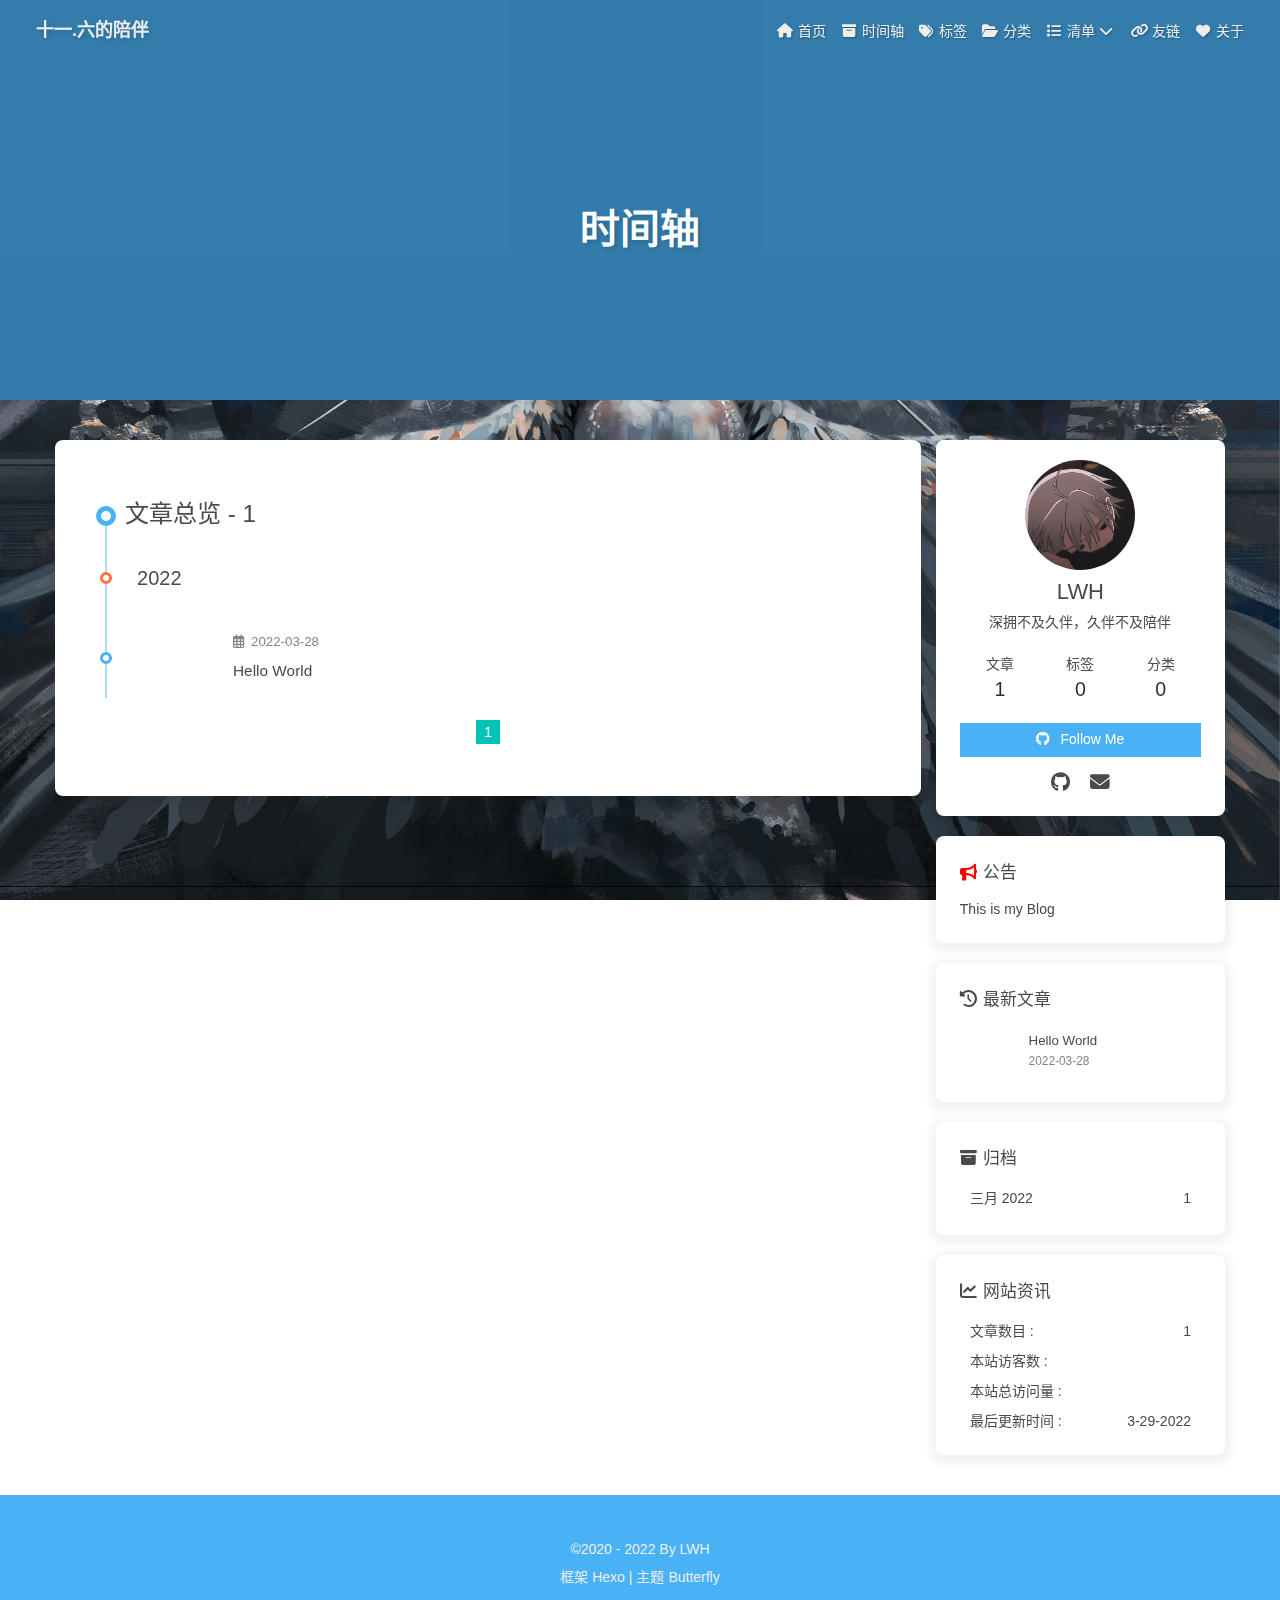
<file: archives/index.html>
<!DOCTYPE html><html lang="zh-CN" data-theme="light"><head><meta charset="UTF-8"><meta http-equiv="X-UA-Compatible" content="IE=edge"><meta name="viewport" content="width=device-width, initial-scale=1.0, maximum-scale=1.0, user-scalable=no"><title>时间轴 | 十一.六的陪伴</title><meta name="keywords" content="博客"><meta name="author" content="LWH"><meta name="copyright" content="LWH"><meta name="format-detection" content="telephone=no"><meta name="theme-color" content="#ffffff"><meta name="description" content="深拥不及久伴，久伴不及陪伴">
<meta property="og:type" content="website">
<meta property="og:title" content="十一.六的陪伴">
<meta property="og:url" content="https://wh6287.github.io/archives/index.html">
<meta property="og:site_name" content="十一.六的陪伴">
<meta property="og:description" content="深拥不及久伴，久伴不及陪伴">
<meta property="og:locale" content="zh_CN">
<meta property="og:image" content="https://wh6287.github.io/beijing/touxiang.jpg">
<meta property="article:author" content="LWH">
<meta property="article:tag" content="博客">
<meta name="twitter:card" content="summary">
<meta name="twitter:image" content="https://wh6287.github.io/beijing/touxiang.jpg"><link rel="shortcut icon" href="/img/favicon.png"><link rel="canonical" href="https://wh6287.github.io/archives/"><link rel="preconnect" href="//cdn.jsdelivr.net"/><link rel="preconnect" href="//busuanzi.ibruce.info"/><link rel="stylesheet" href="/css/index.css"><link rel="stylesheet" href="https://cdn.jsdelivr.net/npm/@fortawesome/fontawesome-free@6/css/all.min.css" media="print" onload="this.media='all'"><link rel="stylesheet" href="https://cdn.jsdelivr.net/npm/@fancyapps/ui/dist/fancybox.css" media="print" onload="this.media='all'"><script>const GLOBAL_CONFIG = { 
  root: '/',
  algolia: undefined,
  localSearch: undefined,
  translate: undefined,
  noticeOutdate: undefined,
  highlight: {"plugin":"highlighjs","highlightCopy":true,"highlightLang":true,"highlightHeightLimit":false},
  copy: {
    success: '复制成功',
    error: '复制错误',
    noSupport: '浏览器不支持'
  },
  relativeDate: {
    homepage: false,
    post: false
  },
  runtime: '',
  date_suffix: {
    just: '刚刚',
    min: '分钟前',
    hour: '小时前',
    day: '天前',
    month: '个月前'
  },
  copyright: undefined,
  lightbox: 'fancybox',
  Snackbar: undefined,
  source: {
    justifiedGallery: {
      js: 'https://cdn.jsdelivr.net/npm/flickr-justified-gallery@2/dist/fjGallery.min.js',
      css: 'https://cdn.jsdelivr.net/npm/flickr-justified-gallery@2/dist/fjGallery.min.css'
    }
  },
  isPhotoFigcaption: false,
  islazyload: false,
  isAnchor: false
}</script><script id="config-diff">var GLOBAL_CONFIG_SITE = {
  title: '时间轴',
  isPost: false,
  isHome: false,
  isHighlightShrink: false,
  isToc: false,
  postUpdate: '2022-03-29 13:40:39'
}</script><noscript><style type="text/css">
  #nav {
    opacity: 1
  }
  .justified-gallery img {
    opacity: 1
  }

  #recent-posts time,
  #post-meta time {
    display: inline !important
  }
</style></noscript><script>(win=>{
    win.saveToLocal = {
      set: function setWithExpiry(key, value, ttl) {
        if (ttl === 0) return
        const now = new Date()
        const expiryDay = ttl * 86400000
        const item = {
          value: value,
          expiry: now.getTime() + expiryDay,
        }
        localStorage.setItem(key, JSON.stringify(item))
      },

      get: function getWithExpiry(key) {
        const itemStr = localStorage.getItem(key)

        if (!itemStr) {
          return undefined
        }
        const item = JSON.parse(itemStr)
        const now = new Date()

        if (now.getTime() > item.expiry) {
          localStorage.removeItem(key)
          return undefined
        }
        return item.value
      }
    }
  
    win.getScript = url => new Promise((resolve, reject) => {
      const script = document.createElement('script')
      script.src = url
      script.async = true
      script.onerror = reject
      script.onload = script.onreadystatechange = function() {
        const loadState = this.readyState
        if (loadState && loadState !== 'loaded' && loadState !== 'complete') return
        script.onload = script.onreadystatechange = null
        resolve()
      }
      document.head.appendChild(script)
    })
  
      win.activateDarkMode = function () {
        document.documentElement.setAttribute('data-theme', 'dark')
        if (document.querySelector('meta[name="theme-color"]') !== null) {
          document.querySelector('meta[name="theme-color"]').setAttribute('content', '#0d0d0d')
        }
      }
      win.activateLightMode = function () {
        document.documentElement.setAttribute('data-theme', 'light')
        if (document.querySelector('meta[name="theme-color"]') !== null) {
          document.querySelector('meta[name="theme-color"]').setAttribute('content', '#ffffff')
        }
      }
      const t = saveToLocal.get('theme')
    
          if (t === 'dark') activateDarkMode()
          else if (t === 'light') activateLightMode()
        
      const asideStatus = saveToLocal.get('aside-status')
      if (asideStatus !== undefined) {
        if (asideStatus === 'hide') {
          document.documentElement.classList.add('hide-aside')
        } else {
          document.documentElement.classList.remove('hide-aside')
        }
      }
    
    const detectApple = () => {
      if(/iPad|iPhone|iPod|Macintosh/.test(navigator.userAgent)){
        document.documentElement.classList.add('apple')
      }
    }
    detectApple()
    })(window)</script><meta name="generator" content="Hexo 6.1.0"></head><body><div id="web_bg"></div><div id="sidebar"><div id="menu-mask"></div><div id="sidebar-menus"><div class="avatar-img is-center"><img src="/beijing/touxiang.jpg" onerror="onerror=null;src='/img/friend_404.gif'" alt="avatar"/></div><div class="site-data is-center"><div class="data-item"><a href="/archives/"><div class="headline">文章</div><div class="length-num">1</div></a></div><div class="data-item"><a href="/tags/"><div class="headline">标签</div><div class="length-num">0</div></a></div><div class="data-item"><a href="/categories/"><div class="headline">分类</div><div class="length-num">0</div></a></div></div><hr/><div class="menus_items"><div class="menus_item"><a class="site-page" href="/"><i class="fa-fw fas fa-home"></i><span> 首页</span></a></div><div class="menus_item"><a class="site-page" href="/archives/"><i class="fa-fw fas fa-archive"></i><span> 时间轴</span></a></div><div class="menus_item"><a class="site-page" href="/tags/"><i class="fa-fw fas fa-tags"></i><span> 标签</span></a></div><div class="menus_item"><a class="site-page" href="/categories/"><i class="fa-fw fas fa-folder-open"></i><span> 分类</span></a></div><div class="menus_item"><a class="site-page group" href="javascript:void(0);"><i class="fa-fw fas fa-list"></i><span> 清单</span><i class="fas fa-chevron-down"></i></a><ul class="menus_item_child"><li><a class="site-page child" href="/music/"><i class="fa-fw fas fa-music"></i><span> 音乐</span></a></li><li><a class="site-page child" href="/movies/"><i class="fa-fw fas fa-video"></i><span> 电影</span></a></li></ul></div><div class="menus_item"><a class="site-page" href="/link/"><i class="fa-fw fas fa-link"></i><span> 友链</span></a></div><div class="menus_item"><a class="site-page" href="/about/"><i class="fa-fw fas fa-heart"></i><span> 关于</span></a></div></div></div></div><div class="page" id="body-wrap"><header class="not-home-page" id="page-header"><nav id="nav"><span id="blog_name"><a id="site-name" href="/">十一.六的陪伴</a></span><div id="menus"><div class="menus_items"><div class="menus_item"><a class="site-page" href="/"><i class="fa-fw fas fa-home"></i><span> 首页</span></a></div><div class="menus_item"><a class="site-page" href="/archives/"><i class="fa-fw fas fa-archive"></i><span> 时间轴</span></a></div><div class="menus_item"><a class="site-page" href="/tags/"><i class="fa-fw fas fa-tags"></i><span> 标签</span></a></div><div class="menus_item"><a class="site-page" href="/categories/"><i class="fa-fw fas fa-folder-open"></i><span> 分类</span></a></div><div class="menus_item"><a class="site-page group" href="javascript:void(0);"><i class="fa-fw fas fa-list"></i><span> 清单</span><i class="fas fa-chevron-down"></i></a><ul class="menus_item_child"><li><a class="site-page child" href="/music/"><i class="fa-fw fas fa-music"></i><span> 音乐</span></a></li><li><a class="site-page child" href="/movies/"><i class="fa-fw fas fa-video"></i><span> 电影</span></a></li></ul></div><div class="menus_item"><a class="site-page" href="/link/"><i class="fa-fw fas fa-link"></i><span> 友链</span></a></div><div class="menus_item"><a class="site-page" href="/about/"><i class="fa-fw fas fa-heart"></i><span> 关于</span></a></div></div><div id="toggle-menu"><a class="site-page"><i class="fas fa-bars fa-fw"></i></a></div></div></nav><div id="page-site-info"><h1 id="site-title">时间轴</h1></div></header><main class="layout" id="content-inner"><div id="archive"><div class="article-sort-title">文章总览 - 1</div><div class="article-sort"><div class="article-sort-item year">2022</div><div class="article-sort-item"><a class="article-sort-item-img" href="/2022/03/28/hello-world/" title="Hello World"><img src="[data-uri]" alt="Hello World" onerror="this.onerror=null;this.src='/img/404.jpg'"></a><div class="article-sort-item-info"><div class="article-sort-item-time"><i class="far fa-calendar-alt"></i><time class="post-meta-date-created" datetime="2022-03-28T08:00:32.813Z" title="发表于 2022-03-28 16:00:32">2022-03-28</time></div><a class="article-sort-item-title" href="/2022/03/28/hello-world/" title="Hello World">Hello World</a></div></div></div><nav id="pagination"><div class="pagination"><span class="page-number current">1</span></div></nav></div><div class="aside-content" id="aside-content"><div class="card-widget card-info"><div class="is-center"><div class="avatar-img"><img src="/beijing/touxiang.jpg" onerror="this.onerror=null;this.src='/img/friend_404.gif'" alt="avatar"/></div><div class="author-info__name">LWH</div><div class="author-info__description">深拥不及久伴，久伴不及陪伴</div></div><div class="card-info-data is-center"><div class="card-info-data-item"><a href="/archives/"><div class="headline">文章</div><div class="length-num">1</div></a></div><div class="card-info-data-item"><a href="/tags/"><div class="headline">标签</div><div class="length-num">0</div></a></div><div class="card-info-data-item"><a href="/categories/"><div class="headline">分类</div><div class="length-num">0</div></a></div></div><a id="card-info-btn" target="_blank" rel="noopener" href="https://github.com/xxxxxx"><i class="fab fa-github"></i><span>Follow Me</span></a><div class="card-info-social-icons is-center"><a class="social-icon" href="https://github.com/wh6287" target="_blank" title="Github"><i class="fab fa-github"></i></a><a class="social-icon" href="mailto:3305296287@qq.com" target="_blank" title="Email"><i class="fas fa-envelope"></i></a></div></div><div class="card-widget card-announcement"><div class="item-headline"><i class="fas fa-bullhorn fa-shake"></i><span>公告</span></div><div class="announcement_content">This is my Blog</div></div><div class="sticky_layout"><div class="card-widget card-recent-post"><div class="item-headline"><i class="fas fa-history"></i><span>最新文章</span></div><div class="aside-list"><div class="aside-list-item"><a class="thumbnail" href="/2022/03/28/hello-world/" title="Hello World"><img src="[data-uri]" onerror="this.onerror=null;this.src='/img/404.jpg'" alt="Hello World"/></a><div class="content"><a class="title" href="/2022/03/28/hello-world/" title="Hello World">Hello World</a><time datetime="2022-03-28T08:00:32.813Z" title="发表于 2022-03-28 16:00:32">2022-03-28</time></div></div></div></div><div class="card-widget card-archives"><div class="item-headline"><i class="fas fa-archive"></i><span>归档</span></div><ul class="card-archive-list"><li class="card-archive-list-item"><a class="card-archive-list-link" href="/archives/2022/03/"><span class="card-archive-list-date">三月 2022</span><span class="card-archive-list-count">1</span></a></li></ul></div><div class="card-widget card-webinfo"><div class="item-headline"><i class="fas fa-chart-line"></i><span>网站资讯</span></div><div class="webinfo"><div class="webinfo-item"><div class="item-name">文章数目 :</div><div class="item-count">1</div></div><div class="webinfo-item"><div class="item-name">本站访客数 :</div><div class="item-count" id="busuanzi_value_site_uv"></div></div><div class="webinfo-item"><div class="item-name">本站总访问量 :</div><div class="item-count" id="busuanzi_value_site_pv"></div></div><div class="webinfo-item"><div class="item-name">最后更新时间 :</div><div class="item-count" id="last-push-date" data-lastPushDate="2022-03-29T05:40:39.574Z"></div></div></div></div></div></div></main><footer id="footer"><div id="footer-wrap"><div class="copyright">&copy;2020 - 2022 By LWH</div><div class="framework-info"><span>框架 </span><a target="_blank" rel="noopener" href="https://hexo.io">Hexo</a><span class="footer-separator">|</span><span>主题 </span><a target="_blank" rel="noopener" href="https://github.com/jerryc127/hexo-theme-butterfly">Butterfly</a></div></div></footer></div><div id="rightside"><div id="rightside-config-hide"><button id="darkmode" type="button" title="浅色和深色模式转换"><i class="fas fa-adjust"></i></button><button id="hide-aside-btn" type="button" title="单栏和双栏切换"><i class="fas fa-arrows-alt-h"></i></button></div><div id="rightside-config-show"><button id="rightside_config" type="button" title="设置"><i class="fas fa-cog fa-spin"></i></button><button id="go-up" type="button" title="回到顶部"><i class="fas fa-arrow-up"></i></button></div></div><div><script src="/js/utils.js"></script><script src="/js/main.js"></script><script src="https://cdn.jsdelivr.net/npm/@fancyapps/ui/dist/fancybox.umd.js"></script><div class="js-pjax"></div><script async data-pjax src="//busuanzi.ibruce.info/busuanzi/2.3/busuanzi.pure.mini.js"></script></div></body></html>
</file>
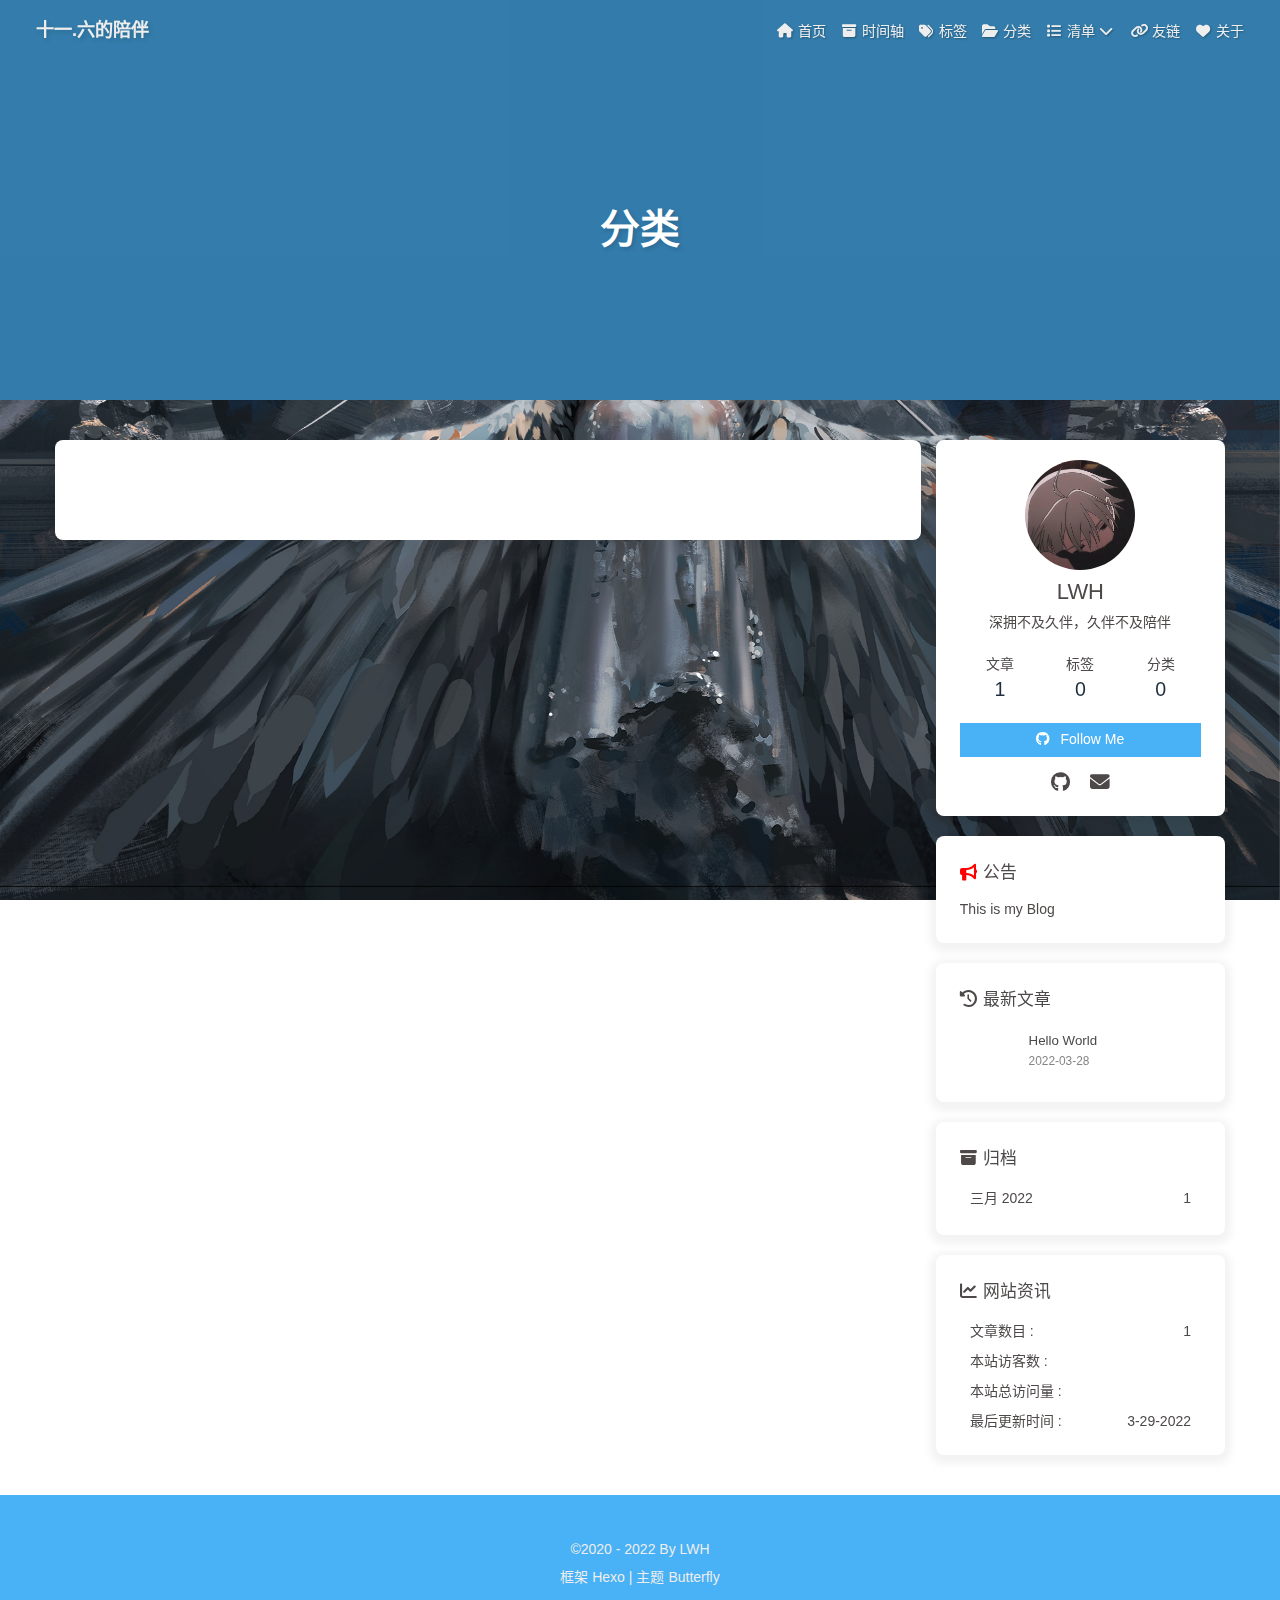
<file: categories/index.html>
<!DOCTYPE html><html lang="zh-CN" data-theme="light"><head><meta charset="UTF-8"><meta http-equiv="X-UA-Compatible" content="IE=edge"><meta name="viewport" content="width=device-width, initial-scale=1.0, maximum-scale=1.0, user-scalable=no"><title>分类 | 十一.六的陪伴</title><meta name="keywords" content="博客"><meta name="author" content="LWH"><meta name="copyright" content="LWH"><meta name="format-detection" content="telephone=no"><meta name="theme-color" content="#ffffff"><meta name="description" content="深拥不及久伴，久伴不及陪伴">
<meta property="og:type" content="website">
<meta property="og:title" content="分类">
<meta property="og:url" content="https://wh6287.github.io/categories/index.html">
<meta property="og:site_name" content="十一.六的陪伴">
<meta property="og:description" content="深拥不及久伴，久伴不及陪伴">
<meta property="og:locale" content="zh_CN">
<meta property="og:image" content="[data-uri]">
<meta property="article:published_time" content="2022-03-25T02:23:43.000Z">
<meta property="article:modified_time" content="2022-03-28T08:00:32.814Z">
<meta property="article:author" content="LWH">
<meta property="article:tag" content="博客">
<meta name="twitter:card" content="summary">
<meta name="twitter:image" content="[data-uri]"><link rel="shortcut icon" href="/img/favicon.png"><link rel="canonical" href="https://wh6287.github.io/categories/"><link rel="preconnect" href="//cdn.jsdelivr.net"/><link rel="preconnect" href="//busuanzi.ibruce.info"/><link rel="stylesheet" href="/css/index.css"><link rel="stylesheet" href="https://cdn.jsdelivr.net/npm/@fortawesome/fontawesome-free@6/css/all.min.css" media="print" onload="this.media='all'"><link rel="stylesheet" href="https://cdn.jsdelivr.net/npm/@fancyapps/ui/dist/fancybox.css" media="print" onload="this.media='all'"><script>const GLOBAL_CONFIG = { 
  root: '/',
  algolia: undefined,
  localSearch: undefined,
  translate: undefined,
  noticeOutdate: undefined,
  highlight: {"plugin":"highlighjs","highlightCopy":true,"highlightLang":true,"highlightHeightLimit":false},
  copy: {
    success: '复制成功',
    error: '复制错误',
    noSupport: '浏览器不支持'
  },
  relativeDate: {
    homepage: false,
    post: false
  },
  runtime: '',
  date_suffix: {
    just: '刚刚',
    min: '分钟前',
    hour: '小时前',
    day: '天前',
    month: '个月前'
  },
  copyright: undefined,
  lightbox: 'fancybox',
  Snackbar: undefined,
  source: {
    justifiedGallery: {
      js: 'https://cdn.jsdelivr.net/npm/flickr-justified-gallery@2/dist/fjGallery.min.js',
      css: 'https://cdn.jsdelivr.net/npm/flickr-justified-gallery@2/dist/fjGallery.min.css'
    }
  },
  isPhotoFigcaption: false,
  islazyload: false,
  isAnchor: false
}</script><script id="config-diff">var GLOBAL_CONFIG_SITE = {
  title: '分类',
  isPost: false,
  isHome: false,
  isHighlightShrink: false,
  isToc: false,
  postUpdate: '2022-03-28 16:00:32'
}</script><noscript><style type="text/css">
  #nav {
    opacity: 1
  }
  .justified-gallery img {
    opacity: 1
  }

  #recent-posts time,
  #post-meta time {
    display: inline !important
  }
</style></noscript><script>(win=>{
    win.saveToLocal = {
      set: function setWithExpiry(key, value, ttl) {
        if (ttl === 0) return
        const now = new Date()
        const expiryDay = ttl * 86400000
        const item = {
          value: value,
          expiry: now.getTime() + expiryDay,
        }
        localStorage.setItem(key, JSON.stringify(item))
      },

      get: function getWithExpiry(key) {
        const itemStr = localStorage.getItem(key)

        if (!itemStr) {
          return undefined
        }
        const item = JSON.parse(itemStr)
        const now = new Date()

        if (now.getTime() > item.expiry) {
          localStorage.removeItem(key)
          return undefined
        }
        return item.value
      }
    }
  
    win.getScript = url => new Promise((resolve, reject) => {
      const script = document.createElement('script')
      script.src = url
      script.async = true
      script.onerror = reject
      script.onload = script.onreadystatechange = function() {
        const loadState = this.readyState
        if (loadState && loadState !== 'loaded' && loadState !== 'complete') return
        script.onload = script.onreadystatechange = null
        resolve()
      }
      document.head.appendChild(script)
    })
  
      win.activateDarkMode = function () {
        document.documentElement.setAttribute('data-theme', 'dark')
        if (document.querySelector('meta[name="theme-color"]') !== null) {
          document.querySelector('meta[name="theme-color"]').setAttribute('content', '#0d0d0d')
        }
      }
      win.activateLightMode = function () {
        document.documentElement.setAttribute('data-theme', 'light')
        if (document.querySelector('meta[name="theme-color"]') !== null) {
          document.querySelector('meta[name="theme-color"]').setAttribute('content', '#ffffff')
        }
      }
      const t = saveToLocal.get('theme')
    
          if (t === 'dark') activateDarkMode()
          else if (t === 'light') activateLightMode()
        
      const asideStatus = saveToLocal.get('aside-status')
      if (asideStatus !== undefined) {
        if (asideStatus === 'hide') {
          document.documentElement.classList.add('hide-aside')
        } else {
          document.documentElement.classList.remove('hide-aside')
        }
      }
    
    const detectApple = () => {
      if(/iPad|iPhone|iPod|Macintosh/.test(navigator.userAgent)){
        document.documentElement.classList.add('apple')
      }
    }
    detectApple()
    })(window)</script><meta name="generator" content="Hexo 6.1.0"></head><body><div id="web_bg"></div><div id="sidebar"><div id="menu-mask"></div><div id="sidebar-menus"><div class="avatar-img is-center"><img src="/beijing/touxiang.jpg" onerror="onerror=null;src='/img/friend_404.gif'" alt="avatar"/></div><div class="site-data is-center"><div class="data-item"><a href="/archives/"><div class="headline">文章</div><div class="length-num">1</div></a></div><div class="data-item"><a href="/tags/"><div class="headline">标签</div><div class="length-num">0</div></a></div><div class="data-item"><a href="/categories/"><div class="headline">分类</div><div class="length-num">0</div></a></div></div><hr/><div class="menus_items"><div class="menus_item"><a class="site-page" href="/"><i class="fa-fw fas fa-home"></i><span> 首页</span></a></div><div class="menus_item"><a class="site-page" href="/archives/"><i class="fa-fw fas fa-archive"></i><span> 时间轴</span></a></div><div class="menus_item"><a class="site-page" href="/tags/"><i class="fa-fw fas fa-tags"></i><span> 标签</span></a></div><div class="menus_item"><a class="site-page" href="/categories/"><i class="fa-fw fas fa-folder-open"></i><span> 分类</span></a></div><div class="menus_item"><a class="site-page group" href="javascript:void(0);"><i class="fa-fw fas fa-list"></i><span> 清单</span><i class="fas fa-chevron-down"></i></a><ul class="menus_item_child"><li><a class="site-page child" href="/music/"><i class="fa-fw fas fa-music"></i><span> 音乐</span></a></li><li><a class="site-page child" href="/movies/"><i class="fa-fw fas fa-video"></i><span> 电影</span></a></li></ul></div><div class="menus_item"><a class="site-page" href="/link/"><i class="fa-fw fas fa-link"></i><span> 友链</span></a></div><div class="menus_item"><a class="site-page" href="/about/"><i class="fa-fw fas fa-heart"></i><span> 关于</span></a></div></div></div></div><div class="page" id="body-wrap"><header class="not-home-page" id="page-header"><nav id="nav"><span id="blog_name"><a id="site-name" href="/">十一.六的陪伴</a></span><div id="menus"><div class="menus_items"><div class="menus_item"><a class="site-page" href="/"><i class="fa-fw fas fa-home"></i><span> 首页</span></a></div><div class="menus_item"><a class="site-page" href="/archives/"><i class="fa-fw fas fa-archive"></i><span> 时间轴</span></a></div><div class="menus_item"><a class="site-page" href="/tags/"><i class="fa-fw fas fa-tags"></i><span> 标签</span></a></div><div class="menus_item"><a class="site-page" href="/categories/"><i class="fa-fw fas fa-folder-open"></i><span> 分类</span></a></div><div class="menus_item"><a class="site-page group" href="javascript:void(0);"><i class="fa-fw fas fa-list"></i><span> 清单</span><i class="fas fa-chevron-down"></i></a><ul class="menus_item_child"><li><a class="site-page child" href="/music/"><i class="fa-fw fas fa-music"></i><span> 音乐</span></a></li><li><a class="site-page child" href="/movies/"><i class="fa-fw fas fa-video"></i><span> 电影</span></a></li></ul></div><div class="menus_item"><a class="site-page" href="/link/"><i class="fa-fw fas fa-link"></i><span> 友链</span></a></div><div class="menus_item"><a class="site-page" href="/about/"><i class="fa-fw fas fa-heart"></i><span> 关于</span></a></div></div><div id="toggle-menu"><a class="site-page"><i class="fas fa-bars fa-fw"></i></a></div></div></nav><div id="page-site-info"><h1 id="site-title">分类</h1></div></header><main class="layout" id="content-inner"><div id="page"><div class="category-lists"></div></div><div class="aside-content" id="aside-content"><div class="card-widget card-info"><div class="is-center"><div class="avatar-img"><img src="/beijing/touxiang.jpg" onerror="this.onerror=null;this.src='/img/friend_404.gif'" alt="avatar"/></div><div class="author-info__name">LWH</div><div class="author-info__description">深拥不及久伴，久伴不及陪伴</div></div><div class="card-info-data is-center"><div class="card-info-data-item"><a href="/archives/"><div class="headline">文章</div><div class="length-num">1</div></a></div><div class="card-info-data-item"><a href="/tags/"><div class="headline">标签</div><div class="length-num">0</div></a></div><div class="card-info-data-item"><a href="/categories/"><div class="headline">分类</div><div class="length-num">0</div></a></div></div><a id="card-info-btn" target="_blank" rel="noopener" href="https://github.com/xxxxxx"><i class="fab fa-github"></i><span>Follow Me</span></a><div class="card-info-social-icons is-center"><a class="social-icon" href="https://github.com/wh6287" target="_blank" title="Github"><i class="fab fa-github"></i></a><a class="social-icon" href="mailto:3305296287@qq.com" target="_blank" title="Email"><i class="fas fa-envelope"></i></a></div></div><div class="card-widget card-announcement"><div class="item-headline"><i class="fas fa-bullhorn fa-shake"></i><span>公告</span></div><div class="announcement_content">This is my Blog</div></div><div class="sticky_layout"><div class="card-widget card-recent-post"><div class="item-headline"><i class="fas fa-history"></i><span>最新文章</span></div><div class="aside-list"><div class="aside-list-item"><a class="thumbnail" href="/2022/03/28/hello-world/" title="Hello World"><img src="[data-uri]" onerror="this.onerror=null;this.src='/img/404.jpg'" alt="Hello World"/></a><div class="content"><a class="title" href="/2022/03/28/hello-world/" title="Hello World">Hello World</a><time datetime="2022-03-28T08:00:32.813Z" title="发表于 2022-03-28 16:00:32">2022-03-28</time></div></div></div></div><div class="card-widget card-archives"><div class="item-headline"><i class="fas fa-archive"></i><span>归档</span></div><ul class="card-archive-list"><li class="card-archive-list-item"><a class="card-archive-list-link" href="/archives/2022/03/"><span class="card-archive-list-date">三月 2022</span><span class="card-archive-list-count">1</span></a></li></ul></div><div class="card-widget card-webinfo"><div class="item-headline"><i class="fas fa-chart-line"></i><span>网站资讯</span></div><div class="webinfo"><div class="webinfo-item"><div class="item-name">文章数目 :</div><div class="item-count">1</div></div><div class="webinfo-item"><div class="item-name">本站访客数 :</div><div class="item-count" id="busuanzi_value_site_uv"></div></div><div class="webinfo-item"><div class="item-name">本站总访问量 :</div><div class="item-count" id="busuanzi_value_site_pv"></div></div><div class="webinfo-item"><div class="item-name">最后更新时间 :</div><div class="item-count" id="last-push-date" data-lastPushDate="2022-03-29T05:40:39.574Z"></div></div></div></div></div></div></main><footer id="footer"><div id="footer-wrap"><div class="copyright">&copy;2020 - 2022 By LWH</div><div class="framework-info"><span>框架 </span><a target="_blank" rel="noopener" href="https://hexo.io">Hexo</a><span class="footer-separator">|</span><span>主题 </span><a target="_blank" rel="noopener" href="https://github.com/jerryc127/hexo-theme-butterfly">Butterfly</a></div></div></footer></div><div id="rightside"><div id="rightside-config-hide"><button id="darkmode" type="button" title="浅色和深色模式转换"><i class="fas fa-adjust"></i></button><button id="hide-aside-btn" type="button" title="单栏和双栏切换"><i class="fas fa-arrows-alt-h"></i></button></div><div id="rightside-config-show"><button id="rightside_config" type="button" title="设置"><i class="fas fa-cog fa-spin"></i></button><button id="go-up" type="button" title="回到顶部"><i class="fas fa-arrow-up"></i></button></div></div><div><script src="/js/utils.js"></script><script src="/js/main.js"></script><script src="https://cdn.jsdelivr.net/npm/@fancyapps/ui/dist/fancybox.umd.js"></script><div class="js-pjax"></div><script async data-pjax src="//busuanzi.ibruce.info/busuanzi/2.3/busuanzi.pure.mini.js"></script></div></body></html>
</file>
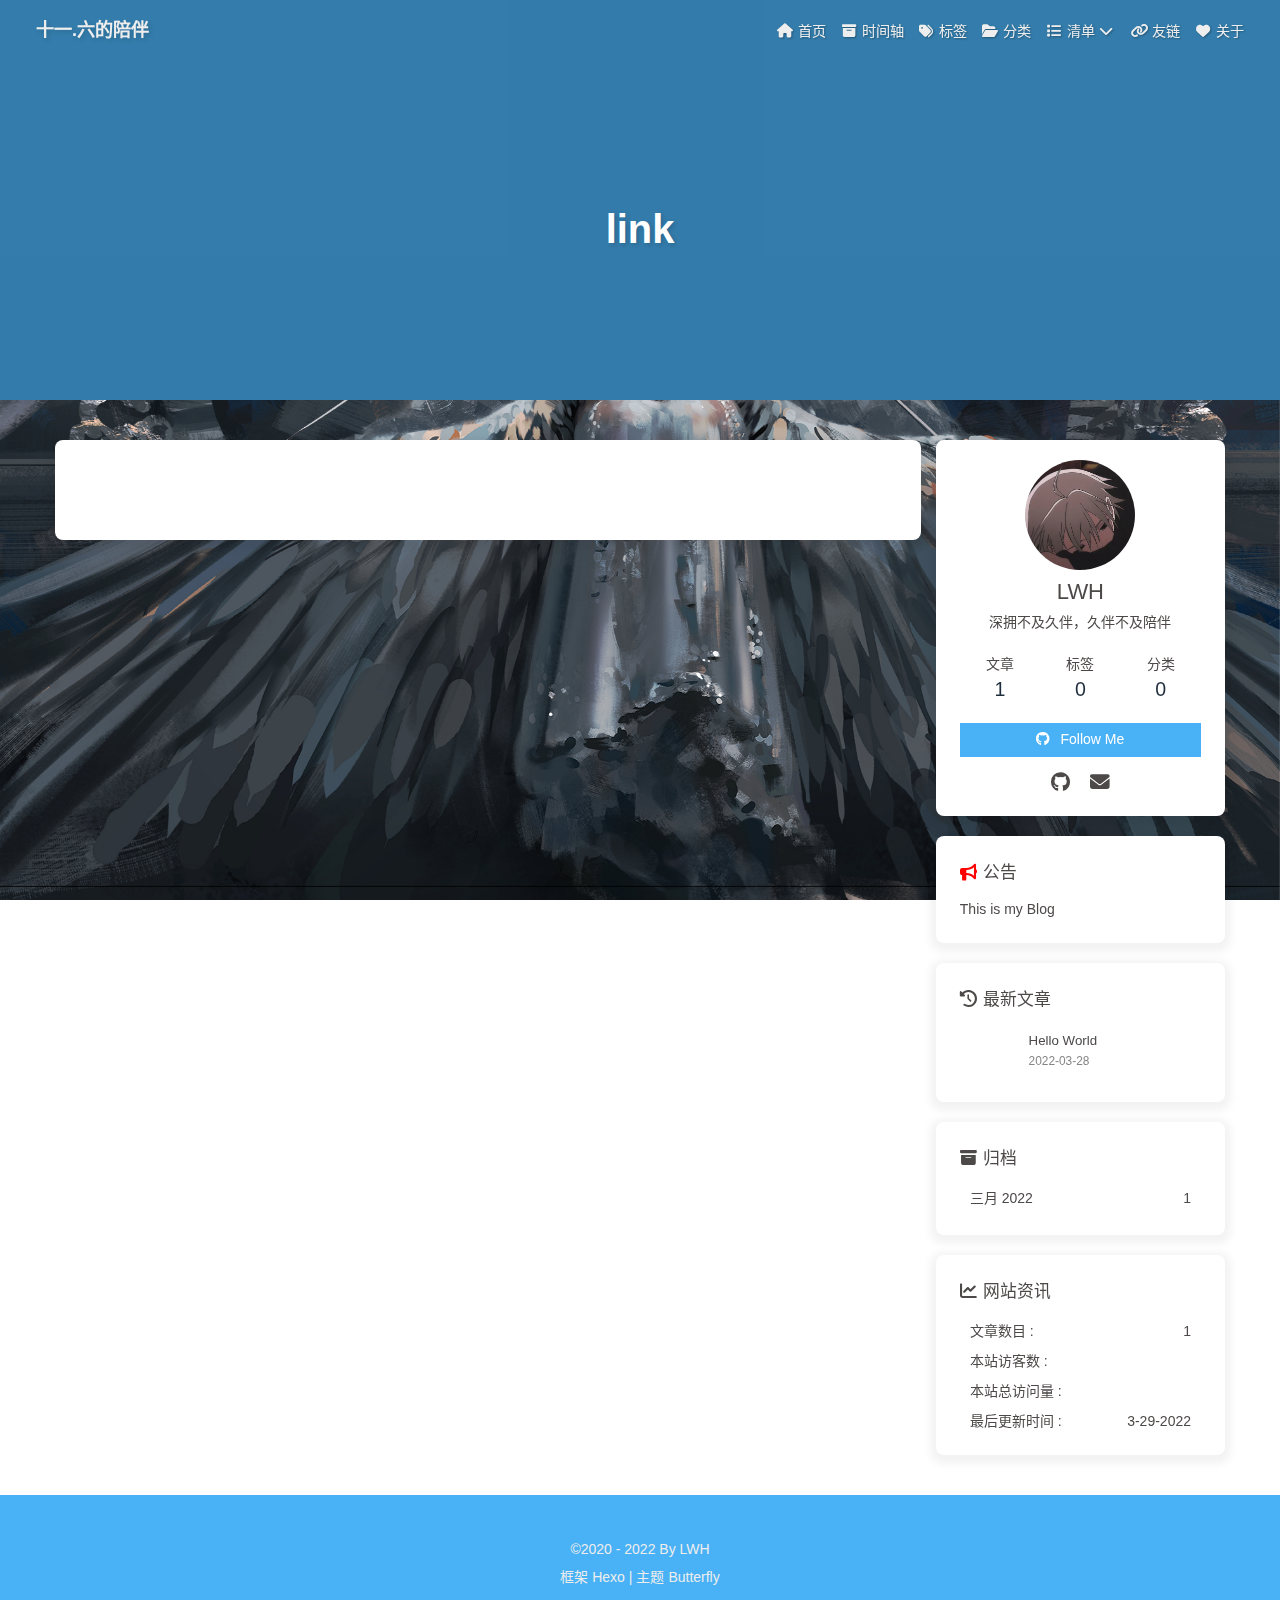
<file: link/index.html>
<!DOCTYPE html><html lang="zh-CN" data-theme="light"><head><meta charset="UTF-8"><meta http-equiv="X-UA-Compatible" content="IE=edge"><meta name="viewport" content="width=device-width, initial-scale=1.0, maximum-scale=1.0, user-scalable=no"><title>link | 十一.六的陪伴</title><meta name="keywords" content="博客"><meta name="author" content="LWH"><meta name="copyright" content="LWH"><meta name="format-detection" content="telephone=no"><meta name="theme-color" content="#ffffff"><meta name="description" content="深拥不及久伴，久伴不及陪伴">
<meta property="og:type" content="website">
<meta property="og:title" content="link">
<meta property="og:url" content="https://wh6287.github.io/link/index.html">
<meta property="og:site_name" content="十一.六的陪伴">
<meta property="og:description" content="深拥不及久伴，久伴不及陪伴">
<meta property="og:locale" content="zh_CN">
<meta property="og:image" content="[data-uri]">
<meta property="article:published_time" content="2022-03-25T02:25:28.000Z">
<meta property="article:modified_time" content="2022-03-28T08:00:32.815Z">
<meta property="article:author" content="LWH">
<meta property="article:tag" content="博客">
<meta name="twitter:card" content="summary">
<meta name="twitter:image" content="[data-uri]"><link rel="shortcut icon" href="/img/favicon.png"><link rel="canonical" href="https://wh6287.github.io/link/"><link rel="preconnect" href="//cdn.jsdelivr.net"/><link rel="preconnect" href="//busuanzi.ibruce.info"/><link rel="stylesheet" href="/css/index.css"><link rel="stylesheet" href="https://cdn.jsdelivr.net/npm/@fortawesome/fontawesome-free@6/css/all.min.css" media="print" onload="this.media='all'"><link rel="stylesheet" href="https://cdn.jsdelivr.net/npm/@fancyapps/ui/dist/fancybox.css" media="print" onload="this.media='all'"><script>const GLOBAL_CONFIG = { 
  root: '/',
  algolia: undefined,
  localSearch: undefined,
  translate: undefined,
  noticeOutdate: undefined,
  highlight: {"plugin":"highlighjs","highlightCopy":true,"highlightLang":true,"highlightHeightLimit":false},
  copy: {
    success: '复制成功',
    error: '复制错误',
    noSupport: '浏览器不支持'
  },
  relativeDate: {
    homepage: false,
    post: false
  },
  runtime: '',
  date_suffix: {
    just: '刚刚',
    min: '分钟前',
    hour: '小时前',
    day: '天前',
    month: '个月前'
  },
  copyright: undefined,
  lightbox: 'fancybox',
  Snackbar: undefined,
  source: {
    justifiedGallery: {
      js: 'https://cdn.jsdelivr.net/npm/flickr-justified-gallery@2/dist/fjGallery.min.js',
      css: 'https://cdn.jsdelivr.net/npm/flickr-justified-gallery@2/dist/fjGallery.min.css'
    }
  },
  isPhotoFigcaption: false,
  islazyload: false,
  isAnchor: false
}</script><script id="config-diff">var GLOBAL_CONFIG_SITE = {
  title: 'link',
  isPost: false,
  isHome: false,
  isHighlightShrink: false,
  isToc: false,
  postUpdate: '2022-03-28 16:00:32'
}</script><noscript><style type="text/css">
  #nav {
    opacity: 1
  }
  .justified-gallery img {
    opacity: 1
  }

  #recent-posts time,
  #post-meta time {
    display: inline !important
  }
</style></noscript><script>(win=>{
    win.saveToLocal = {
      set: function setWithExpiry(key, value, ttl) {
        if (ttl === 0) return
        const now = new Date()
        const expiryDay = ttl * 86400000
        const item = {
          value: value,
          expiry: now.getTime() + expiryDay,
        }
        localStorage.setItem(key, JSON.stringify(item))
      },

      get: function getWithExpiry(key) {
        const itemStr = localStorage.getItem(key)

        if (!itemStr) {
          return undefined
        }
        const item = JSON.parse(itemStr)
        const now = new Date()

        if (now.getTime() > item.expiry) {
          localStorage.removeItem(key)
          return undefined
        }
        return item.value
      }
    }
  
    win.getScript = url => new Promise((resolve, reject) => {
      const script = document.createElement('script')
      script.src = url
      script.async = true
      script.onerror = reject
      script.onload = script.onreadystatechange = function() {
        const loadState = this.readyState
        if (loadState && loadState !== 'loaded' && loadState !== 'complete') return
        script.onload = script.onreadystatechange = null
        resolve()
      }
      document.head.appendChild(script)
    })
  
      win.activateDarkMode = function () {
        document.documentElement.setAttribute('data-theme', 'dark')
        if (document.querySelector('meta[name="theme-color"]') !== null) {
          document.querySelector('meta[name="theme-color"]').setAttribute('content', '#0d0d0d')
        }
      }
      win.activateLightMode = function () {
        document.documentElement.setAttribute('data-theme', 'light')
        if (document.querySelector('meta[name="theme-color"]') !== null) {
          document.querySelector('meta[name="theme-color"]').setAttribute('content', '#ffffff')
        }
      }
      const t = saveToLocal.get('theme')
    
          if (t === 'dark') activateDarkMode()
          else if (t === 'light') activateLightMode()
        
      const asideStatus = saveToLocal.get('aside-status')
      if (asideStatus !== undefined) {
        if (asideStatus === 'hide') {
          document.documentElement.classList.add('hide-aside')
        } else {
          document.documentElement.classList.remove('hide-aside')
        }
      }
    
    const detectApple = () => {
      if(/iPad|iPhone|iPod|Macintosh/.test(navigator.userAgent)){
        document.documentElement.classList.add('apple')
      }
    }
    detectApple()
    })(window)</script><meta name="generator" content="Hexo 6.1.0"></head><body><div id="web_bg"></div><div id="sidebar"><div id="menu-mask"></div><div id="sidebar-menus"><div class="avatar-img is-center"><img src="/beijing/touxiang.jpg" onerror="onerror=null;src='/img/friend_404.gif'" alt="avatar"/></div><div class="site-data is-center"><div class="data-item"><a href="/archives/"><div class="headline">文章</div><div class="length-num">1</div></a></div><div class="data-item"><a href="/tags/"><div class="headline">标签</div><div class="length-num">0</div></a></div><div class="data-item"><a href="/categories/"><div class="headline">分类</div><div class="length-num">0</div></a></div></div><hr/><div class="menus_items"><div class="menus_item"><a class="site-page" href="/"><i class="fa-fw fas fa-home"></i><span> 首页</span></a></div><div class="menus_item"><a class="site-page" href="/archives/"><i class="fa-fw fas fa-archive"></i><span> 时间轴</span></a></div><div class="menus_item"><a class="site-page" href="/tags/"><i class="fa-fw fas fa-tags"></i><span> 标签</span></a></div><div class="menus_item"><a class="site-page" href="/categories/"><i class="fa-fw fas fa-folder-open"></i><span> 分类</span></a></div><div class="menus_item"><a class="site-page group" href="javascript:void(0);"><i class="fa-fw fas fa-list"></i><span> 清单</span><i class="fas fa-chevron-down"></i></a><ul class="menus_item_child"><li><a class="site-page child" href="/music/"><i class="fa-fw fas fa-music"></i><span> 音乐</span></a></li><li><a class="site-page child" href="/movies/"><i class="fa-fw fas fa-video"></i><span> 电影</span></a></li></ul></div><div class="menus_item"><a class="site-page" href="/link/"><i class="fa-fw fas fa-link"></i><span> 友链</span></a></div><div class="menus_item"><a class="site-page" href="/about/"><i class="fa-fw fas fa-heart"></i><span> 关于</span></a></div></div></div></div><div class="page" id="body-wrap"><header class="not-home-page" id="page-header"><nav id="nav"><span id="blog_name"><a id="site-name" href="/">十一.六的陪伴</a></span><div id="menus"><div class="menus_items"><div class="menus_item"><a class="site-page" href="/"><i class="fa-fw fas fa-home"></i><span> 首页</span></a></div><div class="menus_item"><a class="site-page" href="/archives/"><i class="fa-fw fas fa-archive"></i><span> 时间轴</span></a></div><div class="menus_item"><a class="site-page" href="/tags/"><i class="fa-fw fas fa-tags"></i><span> 标签</span></a></div><div class="menus_item"><a class="site-page" href="/categories/"><i class="fa-fw fas fa-folder-open"></i><span> 分类</span></a></div><div class="menus_item"><a class="site-page group" href="javascript:void(0);"><i class="fa-fw fas fa-list"></i><span> 清单</span><i class="fas fa-chevron-down"></i></a><ul class="menus_item_child"><li><a class="site-page child" href="/music/"><i class="fa-fw fas fa-music"></i><span> 音乐</span></a></li><li><a class="site-page child" href="/movies/"><i class="fa-fw fas fa-video"></i><span> 电影</span></a></li></ul></div><div class="menus_item"><a class="site-page" href="/link/"><i class="fa-fw fas fa-link"></i><span> 友链</span></a></div><div class="menus_item"><a class="site-page" href="/about/"><i class="fa-fw fas fa-heart"></i><span> 关于</span></a></div></div><div id="toggle-menu"><a class="site-page"><i class="fas fa-bars fa-fw"></i></a></div></div></nav><div id="page-site-info"><h1 id="site-title">link</h1></div></header><main class="layout" id="content-inner"><div id="page"><div id="article-container"></div></div><div class="aside-content" id="aside-content"><div class="card-widget card-info"><div class="is-center"><div class="avatar-img"><img src="/beijing/touxiang.jpg" onerror="this.onerror=null;this.src='/img/friend_404.gif'" alt="avatar"/></div><div class="author-info__name">LWH</div><div class="author-info__description">深拥不及久伴，久伴不及陪伴</div></div><div class="card-info-data is-center"><div class="card-info-data-item"><a href="/archives/"><div class="headline">文章</div><div class="length-num">1</div></a></div><div class="card-info-data-item"><a href="/tags/"><div class="headline">标签</div><div class="length-num">0</div></a></div><div class="card-info-data-item"><a href="/categories/"><div class="headline">分类</div><div class="length-num">0</div></a></div></div><a id="card-info-btn" target="_blank" rel="noopener" href="https://github.com/xxxxxx"><i class="fab fa-github"></i><span>Follow Me</span></a><div class="card-info-social-icons is-center"><a class="social-icon" href="https://github.com/wh6287" target="_blank" title="Github"><i class="fab fa-github"></i></a><a class="social-icon" href="mailto:3305296287@qq.com" target="_blank" title="Email"><i class="fas fa-envelope"></i></a></div></div><div class="card-widget card-announcement"><div class="item-headline"><i class="fas fa-bullhorn fa-shake"></i><span>公告</span></div><div class="announcement_content">This is my Blog</div></div><div class="sticky_layout"><div class="card-widget card-recent-post"><div class="item-headline"><i class="fas fa-history"></i><span>最新文章</span></div><div class="aside-list"><div class="aside-list-item"><a class="thumbnail" href="/2022/03/28/hello-world/" title="Hello World"><img src="[data-uri]" onerror="this.onerror=null;this.src='/img/404.jpg'" alt="Hello World"/></a><div class="content"><a class="title" href="/2022/03/28/hello-world/" title="Hello World">Hello World</a><time datetime="2022-03-28T08:00:32.813Z" title="发表于 2022-03-28 16:00:32">2022-03-28</time></div></div></div></div><div class="card-widget card-archives"><div class="item-headline"><i class="fas fa-archive"></i><span>归档</span></div><ul class="card-archive-list"><li class="card-archive-list-item"><a class="card-archive-list-link" href="/archives/2022/03/"><span class="card-archive-list-date">三月 2022</span><span class="card-archive-list-count">1</span></a></li></ul></div><div class="card-widget card-webinfo"><div class="item-headline"><i class="fas fa-chart-line"></i><span>网站资讯</span></div><div class="webinfo"><div class="webinfo-item"><div class="item-name">文章数目 :</div><div class="item-count">1</div></div><div class="webinfo-item"><div class="item-name">本站访客数 :</div><div class="item-count" id="busuanzi_value_site_uv"></div></div><div class="webinfo-item"><div class="item-name">本站总访问量 :</div><div class="item-count" id="busuanzi_value_site_pv"></div></div><div class="webinfo-item"><div class="item-name">最后更新时间 :</div><div class="item-count" id="last-push-date" data-lastPushDate="2022-03-29T05:40:39.574Z"></div></div></div></div></div></div></main><footer id="footer"><div id="footer-wrap"><div class="copyright">&copy;2020 - 2022 By LWH</div><div class="framework-info"><span>框架 </span><a target="_blank" rel="noopener" href="https://hexo.io">Hexo</a><span class="footer-separator">|</span><span>主题 </span><a target="_blank" rel="noopener" href="https://github.com/jerryc127/hexo-theme-butterfly">Butterfly</a></div></div></footer></div><div id="rightside"><div id="rightside-config-hide"><button id="darkmode" type="button" title="浅色和深色模式转换"><i class="fas fa-adjust"></i></button><button id="hide-aside-btn" type="button" title="单栏和双栏切换"><i class="fas fa-arrows-alt-h"></i></button></div><div id="rightside-config-show"><button id="rightside_config" type="button" title="设置"><i class="fas fa-cog fa-spin"></i></button><button id="go-up" type="button" title="回到顶部"><i class="fas fa-arrow-up"></i></button></div></div><div><script src="/js/utils.js"></script><script src="/js/main.js"></script><script src="https://cdn.jsdelivr.net/npm/@fancyapps/ui/dist/fancybox.umd.js"></script><div class="js-pjax"></div><script async data-pjax src="//busuanzi.ibruce.info/busuanzi/2.3/busuanzi.pure.mini.js"></script></div></body></html>
</file>
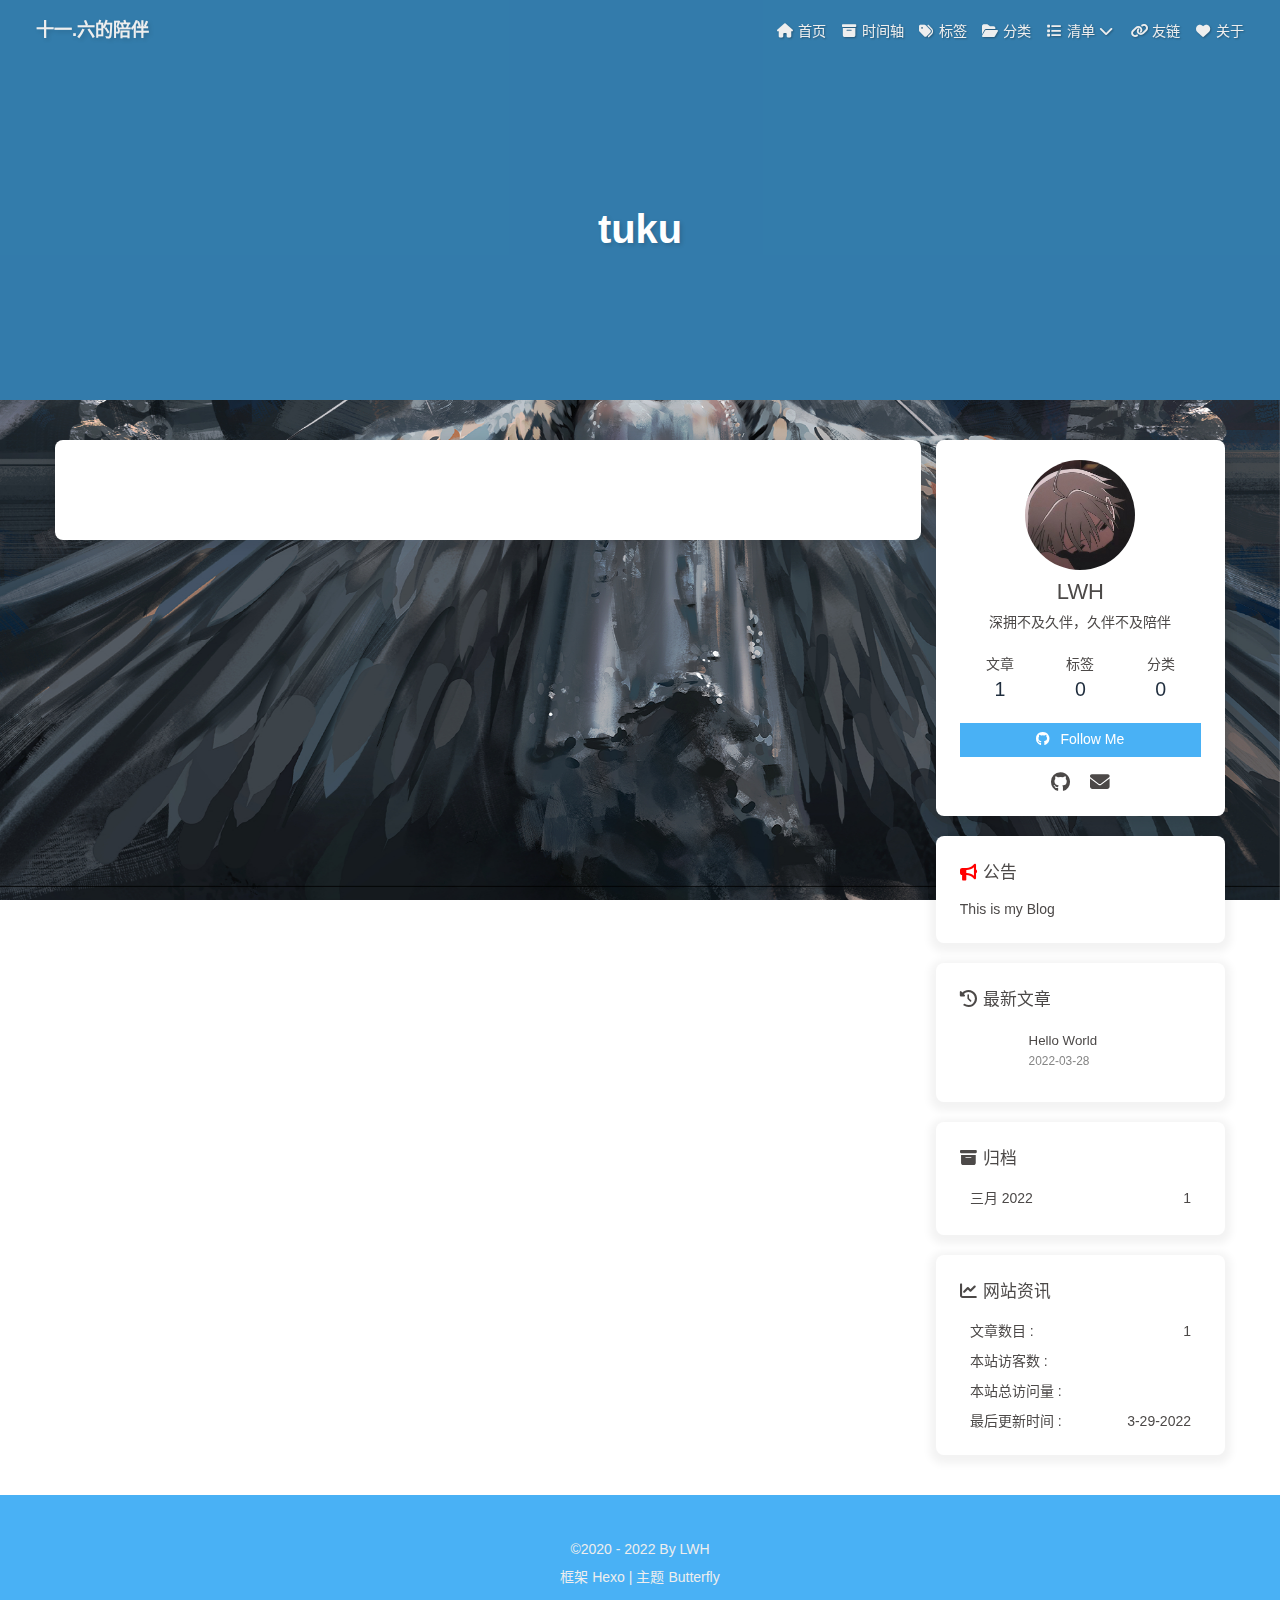
<file: tuku/index.html>
<!DOCTYPE html><html lang="zh-CN" data-theme="light"><head><meta charset="UTF-8"><meta http-equiv="X-UA-Compatible" content="IE=edge"><meta name="viewport" content="width=device-width, initial-scale=1.0, maximum-scale=1.0, user-scalable=no"><title>tuku | 十一.六的陪伴</title><meta name="keywords" content="博客"><meta name="author" content="LWH"><meta name="copyright" content="LWH"><meta name="format-detection" content="telephone=no"><meta name="theme-color" content="#ffffff"><meta name="description" content="深拥不及久伴，久伴不及陪伴">
<meta property="og:type" content="website">
<meta property="og:title" content="tuku">
<meta property="og:url" content="https://wh6287.github.io/tuku/index.html">
<meta property="og:site_name" content="十一.六的陪伴">
<meta property="og:description" content="深拥不及久伴，久伴不及陪伴">
<meta property="og:locale" content="zh_CN">
<meta property="og:image" content="[data-uri]">
<meta property="article:published_time" content="2022-03-25T04:19:23.000Z">
<meta property="article:modified_time" content="2022-03-28T08:00:32.817Z">
<meta property="article:author" content="LWH">
<meta property="article:tag" content="博客">
<meta name="twitter:card" content="summary">
<meta name="twitter:image" content="[data-uri]"><link rel="shortcut icon" href="/img/favicon.png"><link rel="canonical" href="https://wh6287.github.io/tuku/"><link rel="preconnect" href="//cdn.jsdelivr.net"/><link rel="preconnect" href="//busuanzi.ibruce.info"/><link rel="stylesheet" href="/css/index.css"><link rel="stylesheet" href="https://cdn.jsdelivr.net/npm/@fortawesome/fontawesome-free@6/css/all.min.css" media="print" onload="this.media='all'"><link rel="stylesheet" href="https://cdn.jsdelivr.net/npm/@fancyapps/ui/dist/fancybox.css" media="print" onload="this.media='all'"><script>const GLOBAL_CONFIG = { 
  root: '/',
  algolia: undefined,
  localSearch: undefined,
  translate: undefined,
  noticeOutdate: undefined,
  highlight: {"plugin":"highlighjs","highlightCopy":true,"highlightLang":true,"highlightHeightLimit":false},
  copy: {
    success: '复制成功',
    error: '复制错误',
    noSupport: '浏览器不支持'
  },
  relativeDate: {
    homepage: false,
    post: false
  },
  runtime: '',
  date_suffix: {
    just: '刚刚',
    min: '分钟前',
    hour: '小时前',
    day: '天前',
    month: '个月前'
  },
  copyright: undefined,
  lightbox: 'fancybox',
  Snackbar: undefined,
  source: {
    justifiedGallery: {
      js: 'https://cdn.jsdelivr.net/npm/flickr-justified-gallery@2/dist/fjGallery.min.js',
      css: 'https://cdn.jsdelivr.net/npm/flickr-justified-gallery@2/dist/fjGallery.min.css'
    }
  },
  isPhotoFigcaption: false,
  islazyload: false,
  isAnchor: false
}</script><script id="config-diff">var GLOBAL_CONFIG_SITE = {
  title: 'tuku',
  isPost: false,
  isHome: false,
  isHighlightShrink: false,
  isToc: false,
  postUpdate: '2022-03-28 16:00:32'
}</script><noscript><style type="text/css">
  #nav {
    opacity: 1
  }
  .justified-gallery img {
    opacity: 1
  }

  #recent-posts time,
  #post-meta time {
    display: inline !important
  }
</style></noscript><script>(win=>{
    win.saveToLocal = {
      set: function setWithExpiry(key, value, ttl) {
        if (ttl === 0) return
        const now = new Date()
        const expiryDay = ttl * 86400000
        const item = {
          value: value,
          expiry: now.getTime() + expiryDay,
        }
        localStorage.setItem(key, JSON.stringify(item))
      },

      get: function getWithExpiry(key) {
        const itemStr = localStorage.getItem(key)

        if (!itemStr) {
          return undefined
        }
        const item = JSON.parse(itemStr)
        const now = new Date()

        if (now.getTime() > item.expiry) {
          localStorage.removeItem(key)
          return undefined
        }
        return item.value
      }
    }
  
    win.getScript = url => new Promise((resolve, reject) => {
      const script = document.createElement('script')
      script.src = url
      script.async = true
      script.onerror = reject
      script.onload = script.onreadystatechange = function() {
        const loadState = this.readyState
        if (loadState && loadState !== 'loaded' && loadState !== 'complete') return
        script.onload = script.onreadystatechange = null
        resolve()
      }
      document.head.appendChild(script)
    })
  
      win.activateDarkMode = function () {
        document.documentElement.setAttribute('data-theme', 'dark')
        if (document.querySelector('meta[name="theme-color"]') !== null) {
          document.querySelector('meta[name="theme-color"]').setAttribute('content', '#0d0d0d')
        }
      }
      win.activateLightMode = function () {
        document.documentElement.setAttribute('data-theme', 'light')
        if (document.querySelector('meta[name="theme-color"]') !== null) {
          document.querySelector('meta[name="theme-color"]').setAttribute('content', '#ffffff')
        }
      }
      const t = saveToLocal.get('theme')
    
          if (t === 'dark') activateDarkMode()
          else if (t === 'light') activateLightMode()
        
      const asideStatus = saveToLocal.get('aside-status')
      if (asideStatus !== undefined) {
        if (asideStatus === 'hide') {
          document.documentElement.classList.add('hide-aside')
        } else {
          document.documentElement.classList.remove('hide-aside')
        }
      }
    
    const detectApple = () => {
      if(/iPad|iPhone|iPod|Macintosh/.test(navigator.userAgent)){
        document.documentElement.classList.add('apple')
      }
    }
    detectApple()
    })(window)</script><meta name="generator" content="Hexo 6.1.0"></head><body><div id="web_bg"></div><div id="sidebar"><div id="menu-mask"></div><div id="sidebar-menus"><div class="avatar-img is-center"><img src="/beijing/touxiang.jpg" onerror="onerror=null;src='/img/friend_404.gif'" alt="avatar"/></div><div class="site-data is-center"><div class="data-item"><a href="/archives/"><div class="headline">文章</div><div class="length-num">1</div></a></div><div class="data-item"><a href="/tags/"><div class="headline">标签</div><div class="length-num">0</div></a></div><div class="data-item"><a href="/categories/"><div class="headline">分类</div><div class="length-num">0</div></a></div></div><hr/><div class="menus_items"><div class="menus_item"><a class="site-page" href="/"><i class="fa-fw fas fa-home"></i><span> 首页</span></a></div><div class="menus_item"><a class="site-page" href="/archives/"><i class="fa-fw fas fa-archive"></i><span> 时间轴</span></a></div><div class="menus_item"><a class="site-page" href="/tags/"><i class="fa-fw fas fa-tags"></i><span> 标签</span></a></div><div class="menus_item"><a class="site-page" href="/categories/"><i class="fa-fw fas fa-folder-open"></i><span> 分类</span></a></div><div class="menus_item"><a class="site-page group" href="javascript:void(0);"><i class="fa-fw fas fa-list"></i><span> 清单</span><i class="fas fa-chevron-down"></i></a><ul class="menus_item_child"><li><a class="site-page child" href="/music/"><i class="fa-fw fas fa-music"></i><span> 音乐</span></a></li><li><a class="site-page child" href="/movies/"><i class="fa-fw fas fa-video"></i><span> 电影</span></a></li></ul></div><div class="menus_item"><a class="site-page" href="/link/"><i class="fa-fw fas fa-link"></i><span> 友链</span></a></div><div class="menus_item"><a class="site-page" href="/about/"><i class="fa-fw fas fa-heart"></i><span> 关于</span></a></div></div></div></div><div class="page" id="body-wrap"><header class="not-home-page" id="page-header"><nav id="nav"><span id="blog_name"><a id="site-name" href="/">十一.六的陪伴</a></span><div id="menus"><div class="menus_items"><div class="menus_item"><a class="site-page" href="/"><i class="fa-fw fas fa-home"></i><span> 首页</span></a></div><div class="menus_item"><a class="site-page" href="/archives/"><i class="fa-fw fas fa-archive"></i><span> 时间轴</span></a></div><div class="menus_item"><a class="site-page" href="/tags/"><i class="fa-fw fas fa-tags"></i><span> 标签</span></a></div><div class="menus_item"><a class="site-page" href="/categories/"><i class="fa-fw fas fa-folder-open"></i><span> 分类</span></a></div><div class="menus_item"><a class="site-page group" href="javascript:void(0);"><i class="fa-fw fas fa-list"></i><span> 清单</span><i class="fas fa-chevron-down"></i></a><ul class="menus_item_child"><li><a class="site-page child" href="/music/"><i class="fa-fw fas fa-music"></i><span> 音乐</span></a></li><li><a class="site-page child" href="/movies/"><i class="fa-fw fas fa-video"></i><span> 电影</span></a></li></ul></div><div class="menus_item"><a class="site-page" href="/link/"><i class="fa-fw fas fa-link"></i><span> 友链</span></a></div><div class="menus_item"><a class="site-page" href="/about/"><i class="fa-fw fas fa-heart"></i><span> 关于</span></a></div></div><div id="toggle-menu"><a class="site-page"><i class="fas fa-bars fa-fw"></i></a></div></div></nav><div id="page-site-info"><h1 id="site-title">tuku</h1></div></header><main class="layout" id="content-inner"><div id="page"><div id="article-container"></div></div><div class="aside-content" id="aside-content"><div class="card-widget card-info"><div class="is-center"><div class="avatar-img"><img src="/beijing/touxiang.jpg" onerror="this.onerror=null;this.src='/img/friend_404.gif'" alt="avatar"/></div><div class="author-info__name">LWH</div><div class="author-info__description">深拥不及久伴，久伴不及陪伴</div></div><div class="card-info-data is-center"><div class="card-info-data-item"><a href="/archives/"><div class="headline">文章</div><div class="length-num">1</div></a></div><div class="card-info-data-item"><a href="/tags/"><div class="headline">标签</div><div class="length-num">0</div></a></div><div class="card-info-data-item"><a href="/categories/"><div class="headline">分类</div><div class="length-num">0</div></a></div></div><a id="card-info-btn" target="_blank" rel="noopener" href="https://github.com/xxxxxx"><i class="fab fa-github"></i><span>Follow Me</span></a><div class="card-info-social-icons is-center"><a class="social-icon" href="https://github.com/wh6287" target="_blank" title="Github"><i class="fab fa-github"></i></a><a class="social-icon" href="mailto:3305296287@qq.com" target="_blank" title="Email"><i class="fas fa-envelope"></i></a></div></div><div class="card-widget card-announcement"><div class="item-headline"><i class="fas fa-bullhorn fa-shake"></i><span>公告</span></div><div class="announcement_content">This is my Blog</div></div><div class="sticky_layout"><div class="card-widget card-recent-post"><div class="item-headline"><i class="fas fa-history"></i><span>最新文章</span></div><div class="aside-list"><div class="aside-list-item"><a class="thumbnail" href="/2022/03/28/hello-world/" title="Hello World"><img src="[data-uri]" onerror="this.onerror=null;this.src='/img/404.jpg'" alt="Hello World"/></a><div class="content"><a class="title" href="/2022/03/28/hello-world/" title="Hello World">Hello World</a><time datetime="2022-03-28T08:00:32.813Z" title="发表于 2022-03-28 16:00:32">2022-03-28</time></div></div></div></div><div class="card-widget card-archives"><div class="item-headline"><i class="fas fa-archive"></i><span>归档</span></div><ul class="card-archive-list"><li class="card-archive-list-item"><a class="card-archive-list-link" href="/archives/2022/03/"><span class="card-archive-list-date">三月 2022</span><span class="card-archive-list-count">1</span></a></li></ul></div><div class="card-widget card-webinfo"><div class="item-headline"><i class="fas fa-chart-line"></i><span>网站资讯</span></div><div class="webinfo"><div class="webinfo-item"><div class="item-name">文章数目 :</div><div class="item-count">1</div></div><div class="webinfo-item"><div class="item-name">本站访客数 :</div><div class="item-count" id="busuanzi_value_site_uv"></div></div><div class="webinfo-item"><div class="item-name">本站总访问量 :</div><div class="item-count" id="busuanzi_value_site_pv"></div></div><div class="webinfo-item"><div class="item-name">最后更新时间 :</div><div class="item-count" id="last-push-date" data-lastPushDate="2022-03-29T05:40:39.574Z"></div></div></div></div></div></div></main><footer id="footer"><div id="footer-wrap"><div class="copyright">&copy;2020 - 2022 By LWH</div><div class="framework-info"><span>框架 </span><a target="_blank" rel="noopener" href="https://hexo.io">Hexo</a><span class="footer-separator">|</span><span>主题 </span><a target="_blank" rel="noopener" href="https://github.com/jerryc127/hexo-theme-butterfly">Butterfly</a></div></div></footer></div><div id="rightside"><div id="rightside-config-hide"><button id="darkmode" type="button" title="浅色和深色模式转换"><i class="fas fa-adjust"></i></button><button id="hide-aside-btn" type="button" title="单栏和双栏切换"><i class="fas fa-arrows-alt-h"></i></button></div><div id="rightside-config-show"><button id="rightside_config" type="button" title="设置"><i class="fas fa-cog fa-spin"></i></button><button id="go-up" type="button" title="回到顶部"><i class="fas fa-arrow-up"></i></button></div></div><div><script src="/js/utils.js"></script><script src="/js/main.js"></script><script src="https://cdn.jsdelivr.net/npm/@fancyapps/ui/dist/fancybox.umd.js"></script><div class="js-pjax"></div><script async data-pjax src="//busuanzi.ibruce.info/busuanzi/2.3/busuanzi.pure.mini.js"></script></div></body></html>
</file>
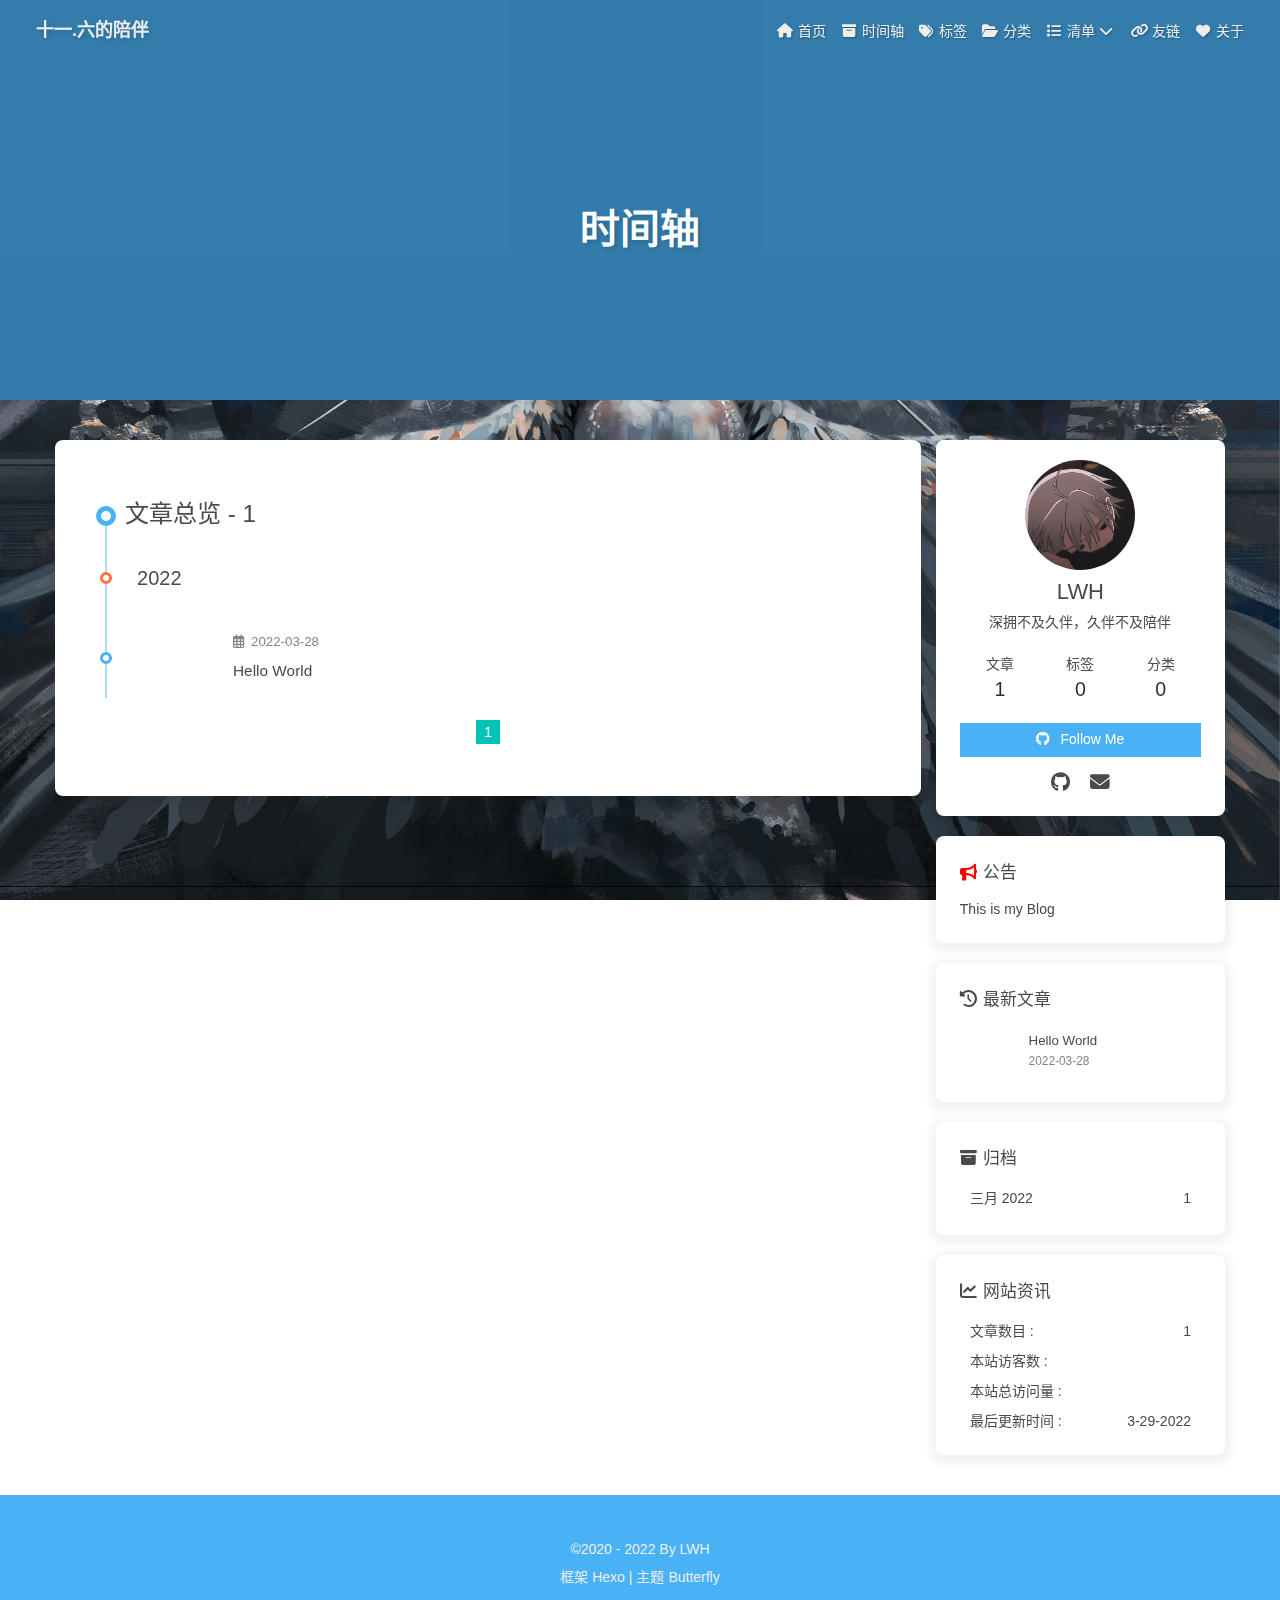
<file: archives/2022/index.html>
<!DOCTYPE html><html lang="zh-CN" data-theme="light"><head><meta charset="UTF-8"><meta http-equiv="X-UA-Compatible" content="IE=edge"><meta name="viewport" content="width=device-width, initial-scale=1.0, maximum-scale=1.0, user-scalable=no"><title>时间轴 | 十一.六的陪伴</title><meta name="keywords" content="博客"><meta name="author" content="LWH"><meta name="copyright" content="LWH"><meta name="format-detection" content="telephone=no"><meta name="theme-color" content="#ffffff"><meta name="description" content="深拥不及久伴，久伴不及陪伴">
<meta property="og:type" content="website">
<meta property="og:title" content="十一.六的陪伴">
<meta property="og:url" content="https://wh6287.github.io/archives/2022/index.html">
<meta property="og:site_name" content="十一.六的陪伴">
<meta property="og:description" content="深拥不及久伴，久伴不及陪伴">
<meta property="og:locale" content="zh_CN">
<meta property="og:image" content="https://wh6287.github.io/beijing/touxiang.jpg">
<meta property="article:author" content="LWH">
<meta property="article:tag" content="博客">
<meta name="twitter:card" content="summary">
<meta name="twitter:image" content="https://wh6287.github.io/beijing/touxiang.jpg"><link rel="shortcut icon" href="/img/favicon.png"><link rel="canonical" href="https://wh6287.github.io/archives/2022/"><link rel="preconnect" href="//cdn.jsdelivr.net"/><link rel="preconnect" href="//busuanzi.ibruce.info"/><link rel="stylesheet" href="/css/index.css"><link rel="stylesheet" href="https://cdn.jsdelivr.net/npm/@fortawesome/fontawesome-free@6/css/all.min.css" media="print" onload="this.media='all'"><link rel="stylesheet" href="https://cdn.jsdelivr.net/npm/@fancyapps/ui/dist/fancybox.css" media="print" onload="this.media='all'"><script>const GLOBAL_CONFIG = { 
  root: '/',
  algolia: undefined,
  localSearch: undefined,
  translate: undefined,
  noticeOutdate: undefined,
  highlight: {"plugin":"highlighjs","highlightCopy":true,"highlightLang":true,"highlightHeightLimit":false},
  copy: {
    success: '复制成功',
    error: '复制错误',
    noSupport: '浏览器不支持'
  },
  relativeDate: {
    homepage: false,
    post: false
  },
  runtime: '',
  date_suffix: {
    just: '刚刚',
    min: '分钟前',
    hour: '小时前',
    day: '天前',
    month: '个月前'
  },
  copyright: undefined,
  lightbox: 'fancybox',
  Snackbar: undefined,
  source: {
    justifiedGallery: {
      js: 'https://cdn.jsdelivr.net/npm/flickr-justified-gallery@2/dist/fjGallery.min.js',
      css: 'https://cdn.jsdelivr.net/npm/flickr-justified-gallery@2/dist/fjGallery.min.css'
    }
  },
  isPhotoFigcaption: false,
  islazyload: false,
  isAnchor: false
}</script><script id="config-diff">var GLOBAL_CONFIG_SITE = {
  title: '时间轴',
  isPost: false,
  isHome: false,
  isHighlightShrink: false,
  isToc: false,
  postUpdate: '2022-03-29 13:40:39'
}</script><noscript><style type="text/css">
  #nav {
    opacity: 1
  }
  .justified-gallery img {
    opacity: 1
  }

  #recent-posts time,
  #post-meta time {
    display: inline !important
  }
</style></noscript><script>(win=>{
    win.saveToLocal = {
      set: function setWithExpiry(key, value, ttl) {
        if (ttl === 0) return
        const now = new Date()
        const expiryDay = ttl * 86400000
        const item = {
          value: value,
          expiry: now.getTime() + expiryDay,
        }
        localStorage.setItem(key, JSON.stringify(item))
      },

      get: function getWithExpiry(key) {
        const itemStr = localStorage.getItem(key)

        if (!itemStr) {
          return undefined
        }
        const item = JSON.parse(itemStr)
        const now = new Date()

        if (now.getTime() > item.expiry) {
          localStorage.removeItem(key)
          return undefined
        }
        return item.value
      }
    }
  
    win.getScript = url => new Promise((resolve, reject) => {
      const script = document.createElement('script')
      script.src = url
      script.async = true
      script.onerror = reject
      script.onload = script.onreadystatechange = function() {
        const loadState = this.readyState
        if (loadState && loadState !== 'loaded' && loadState !== 'complete') return
        script.onload = script.onreadystatechange = null
        resolve()
      }
      document.head.appendChild(script)
    })
  
      win.activateDarkMode = function () {
        document.documentElement.setAttribute('data-theme', 'dark')
        if (document.querySelector('meta[name="theme-color"]') !== null) {
          document.querySelector('meta[name="theme-color"]').setAttribute('content', '#0d0d0d')
        }
      }
      win.activateLightMode = function () {
        document.documentElement.setAttribute('data-theme', 'light')
        if (document.querySelector('meta[name="theme-color"]') !== null) {
          document.querySelector('meta[name="theme-color"]').setAttribute('content', '#ffffff')
        }
      }
      const t = saveToLocal.get('theme')
    
          if (t === 'dark') activateDarkMode()
          else if (t === 'light') activateLightMode()
        
      const asideStatus = saveToLocal.get('aside-status')
      if (asideStatus !== undefined) {
        if (asideStatus === 'hide') {
          document.documentElement.classList.add('hide-aside')
        } else {
          document.documentElement.classList.remove('hide-aside')
        }
      }
    
    const detectApple = () => {
      if(/iPad|iPhone|iPod|Macintosh/.test(navigator.userAgent)){
        document.documentElement.classList.add('apple')
      }
    }
    detectApple()
    })(window)</script><meta name="generator" content="Hexo 6.1.0"></head><body><div id="web_bg"></div><div id="sidebar"><div id="menu-mask"></div><div id="sidebar-menus"><div class="avatar-img is-center"><img src="/beijing/touxiang.jpg" onerror="onerror=null;src='/img/friend_404.gif'" alt="avatar"/></div><div class="site-data is-center"><div class="data-item"><a href="/archives/"><div class="headline">文章</div><div class="length-num">1</div></a></div><div class="data-item"><a href="/tags/"><div class="headline">标签</div><div class="length-num">0</div></a></div><div class="data-item"><a href="/categories/"><div class="headline">分类</div><div class="length-num">0</div></a></div></div><hr/><div class="menus_items"><div class="menus_item"><a class="site-page" href="/"><i class="fa-fw fas fa-home"></i><span> 首页</span></a></div><div class="menus_item"><a class="site-page" href="/archives/"><i class="fa-fw fas fa-archive"></i><span> 时间轴</span></a></div><div class="menus_item"><a class="site-page" href="/tags/"><i class="fa-fw fas fa-tags"></i><span> 标签</span></a></div><div class="menus_item"><a class="site-page" href="/categories/"><i class="fa-fw fas fa-folder-open"></i><span> 分类</span></a></div><div class="menus_item"><a class="site-page group" href="javascript:void(0);"><i class="fa-fw fas fa-list"></i><span> 清单</span><i class="fas fa-chevron-down"></i></a><ul class="menus_item_child"><li><a class="site-page child" href="/music/"><i class="fa-fw fas fa-music"></i><span> 音乐</span></a></li><li><a class="site-page child" href="/movies/"><i class="fa-fw fas fa-video"></i><span> 电影</span></a></li></ul></div><div class="menus_item"><a class="site-page" href="/link/"><i class="fa-fw fas fa-link"></i><span> 友链</span></a></div><div class="menus_item"><a class="site-page" href="/about/"><i class="fa-fw fas fa-heart"></i><span> 关于</span></a></div></div></div></div><div class="page" id="body-wrap"><header class="not-home-page" id="page-header"><nav id="nav"><span id="blog_name"><a id="site-name" href="/">十一.六的陪伴</a></span><div id="menus"><div class="menus_items"><div class="menus_item"><a class="site-page" href="/"><i class="fa-fw fas fa-home"></i><span> 首页</span></a></div><div class="menus_item"><a class="site-page" href="/archives/"><i class="fa-fw fas fa-archive"></i><span> 时间轴</span></a></div><div class="menus_item"><a class="site-page" href="/tags/"><i class="fa-fw fas fa-tags"></i><span> 标签</span></a></div><div class="menus_item"><a class="site-page" href="/categories/"><i class="fa-fw fas fa-folder-open"></i><span> 分类</span></a></div><div class="menus_item"><a class="site-page group" href="javascript:void(0);"><i class="fa-fw fas fa-list"></i><span> 清单</span><i class="fas fa-chevron-down"></i></a><ul class="menus_item_child"><li><a class="site-page child" href="/music/"><i class="fa-fw fas fa-music"></i><span> 音乐</span></a></li><li><a class="site-page child" href="/movies/"><i class="fa-fw fas fa-video"></i><span> 电影</span></a></li></ul></div><div class="menus_item"><a class="site-page" href="/link/"><i class="fa-fw fas fa-link"></i><span> 友链</span></a></div><div class="menus_item"><a class="site-page" href="/about/"><i class="fa-fw fas fa-heart"></i><span> 关于</span></a></div></div><div id="toggle-menu"><a class="site-page"><i class="fas fa-bars fa-fw"></i></a></div></div></nav><div id="page-site-info"><h1 id="site-title">时间轴</h1></div></header><main class="layout" id="content-inner"><div id="archive"><div class="article-sort-title">文章总览 - 1</div><div class="article-sort"><div class="article-sort-item year">2022</div><div class="article-sort-item"><a class="article-sort-item-img" href="/2022/03/28/hello-world/" title="Hello World"><img src="[data-uri]" alt="Hello World" onerror="this.onerror=null;this.src='/img/404.jpg'"></a><div class="article-sort-item-info"><div class="article-sort-item-time"><i class="far fa-calendar-alt"></i><time class="post-meta-date-created" datetime="2022-03-28T08:00:32.813Z" title="发表于 2022-03-28 16:00:32">2022-03-28</time></div><a class="article-sort-item-title" href="/2022/03/28/hello-world/" title="Hello World">Hello World</a></div></div></div><nav id="pagination"><div class="pagination"><span class="page-number current">1</span></div></nav></div><div class="aside-content" id="aside-content"><div class="card-widget card-info"><div class="is-center"><div class="avatar-img"><img src="/beijing/touxiang.jpg" onerror="this.onerror=null;this.src='/img/friend_404.gif'" alt="avatar"/></div><div class="author-info__name">LWH</div><div class="author-info__description">深拥不及久伴，久伴不及陪伴</div></div><div class="card-info-data is-center"><div class="card-info-data-item"><a href="/archives/"><div class="headline">文章</div><div class="length-num">1</div></a></div><div class="card-info-data-item"><a href="/tags/"><div class="headline">标签</div><div class="length-num">0</div></a></div><div class="card-info-data-item"><a href="/categories/"><div class="headline">分类</div><div class="length-num">0</div></a></div></div><a id="card-info-btn" target="_blank" rel="noopener" href="https://github.com/xxxxxx"><i class="fab fa-github"></i><span>Follow Me</span></a><div class="card-info-social-icons is-center"><a class="social-icon" href="https://github.com/wh6287" target="_blank" title="Github"><i class="fab fa-github"></i></a><a class="social-icon" href="mailto:3305296287@qq.com" target="_blank" title="Email"><i class="fas fa-envelope"></i></a></div></div><div class="card-widget card-announcement"><div class="item-headline"><i class="fas fa-bullhorn fa-shake"></i><span>公告</span></div><div class="announcement_content">This is my Blog</div></div><div class="sticky_layout"><div class="card-widget card-recent-post"><div class="item-headline"><i class="fas fa-history"></i><span>最新文章</span></div><div class="aside-list"><div class="aside-list-item"><a class="thumbnail" href="/2022/03/28/hello-world/" title="Hello World"><img src="[data-uri]" onerror="this.onerror=null;this.src='/img/404.jpg'" alt="Hello World"/></a><div class="content"><a class="title" href="/2022/03/28/hello-world/" title="Hello World">Hello World</a><time datetime="2022-03-28T08:00:32.813Z" title="发表于 2022-03-28 16:00:32">2022-03-28</time></div></div></div></div><div class="card-widget card-archives"><div class="item-headline"><i class="fas fa-archive"></i><span>归档</span></div><ul class="card-archive-list"><li class="card-archive-list-item"><a class="card-archive-list-link" href="/archives/2022/03/"><span class="card-archive-list-date">三月 2022</span><span class="card-archive-list-count">1</span></a></li></ul></div><div class="card-widget card-webinfo"><div class="item-headline"><i class="fas fa-chart-line"></i><span>网站资讯</span></div><div class="webinfo"><div class="webinfo-item"><div class="item-name">文章数目 :</div><div class="item-count">1</div></div><div class="webinfo-item"><div class="item-name">本站访客数 :</div><div class="item-count" id="busuanzi_value_site_uv"></div></div><div class="webinfo-item"><div class="item-name">本站总访问量 :</div><div class="item-count" id="busuanzi_value_site_pv"></div></div><div class="webinfo-item"><div class="item-name">最后更新时间 :</div><div class="item-count" id="last-push-date" data-lastPushDate="2022-03-29T05:40:39.574Z"></div></div></div></div></div></div></main><footer id="footer"><div id="footer-wrap"><div class="copyright">&copy;2020 - 2022 By LWH</div><div class="framework-info"><span>框架 </span><a target="_blank" rel="noopener" href="https://hexo.io">Hexo</a><span class="footer-separator">|</span><span>主题 </span><a target="_blank" rel="noopener" href="https://github.com/jerryc127/hexo-theme-butterfly">Butterfly</a></div></div></footer></div><div id="rightside"><div id="rightside-config-hide"><button id="darkmode" type="button" title="浅色和深色模式转换"><i class="fas fa-adjust"></i></button><button id="hide-aside-btn" type="button" title="单栏和双栏切换"><i class="fas fa-arrows-alt-h"></i></button></div><div id="rightside-config-show"><button id="rightside_config" type="button" title="设置"><i class="fas fa-cog fa-spin"></i></button><button id="go-up" type="button" title="回到顶部"><i class="fas fa-arrow-up"></i></button></div></div><div><script src="/js/utils.js"></script><script src="/js/main.js"></script><script src="https://cdn.jsdelivr.net/npm/@fancyapps/ui/dist/fancybox.umd.js"></script><div class="js-pjax"></div><script async data-pjax src="//busuanzi.ibruce.info/busuanzi/2.3/busuanzi.pure.mini.js"></script></div></body></html>
</file>
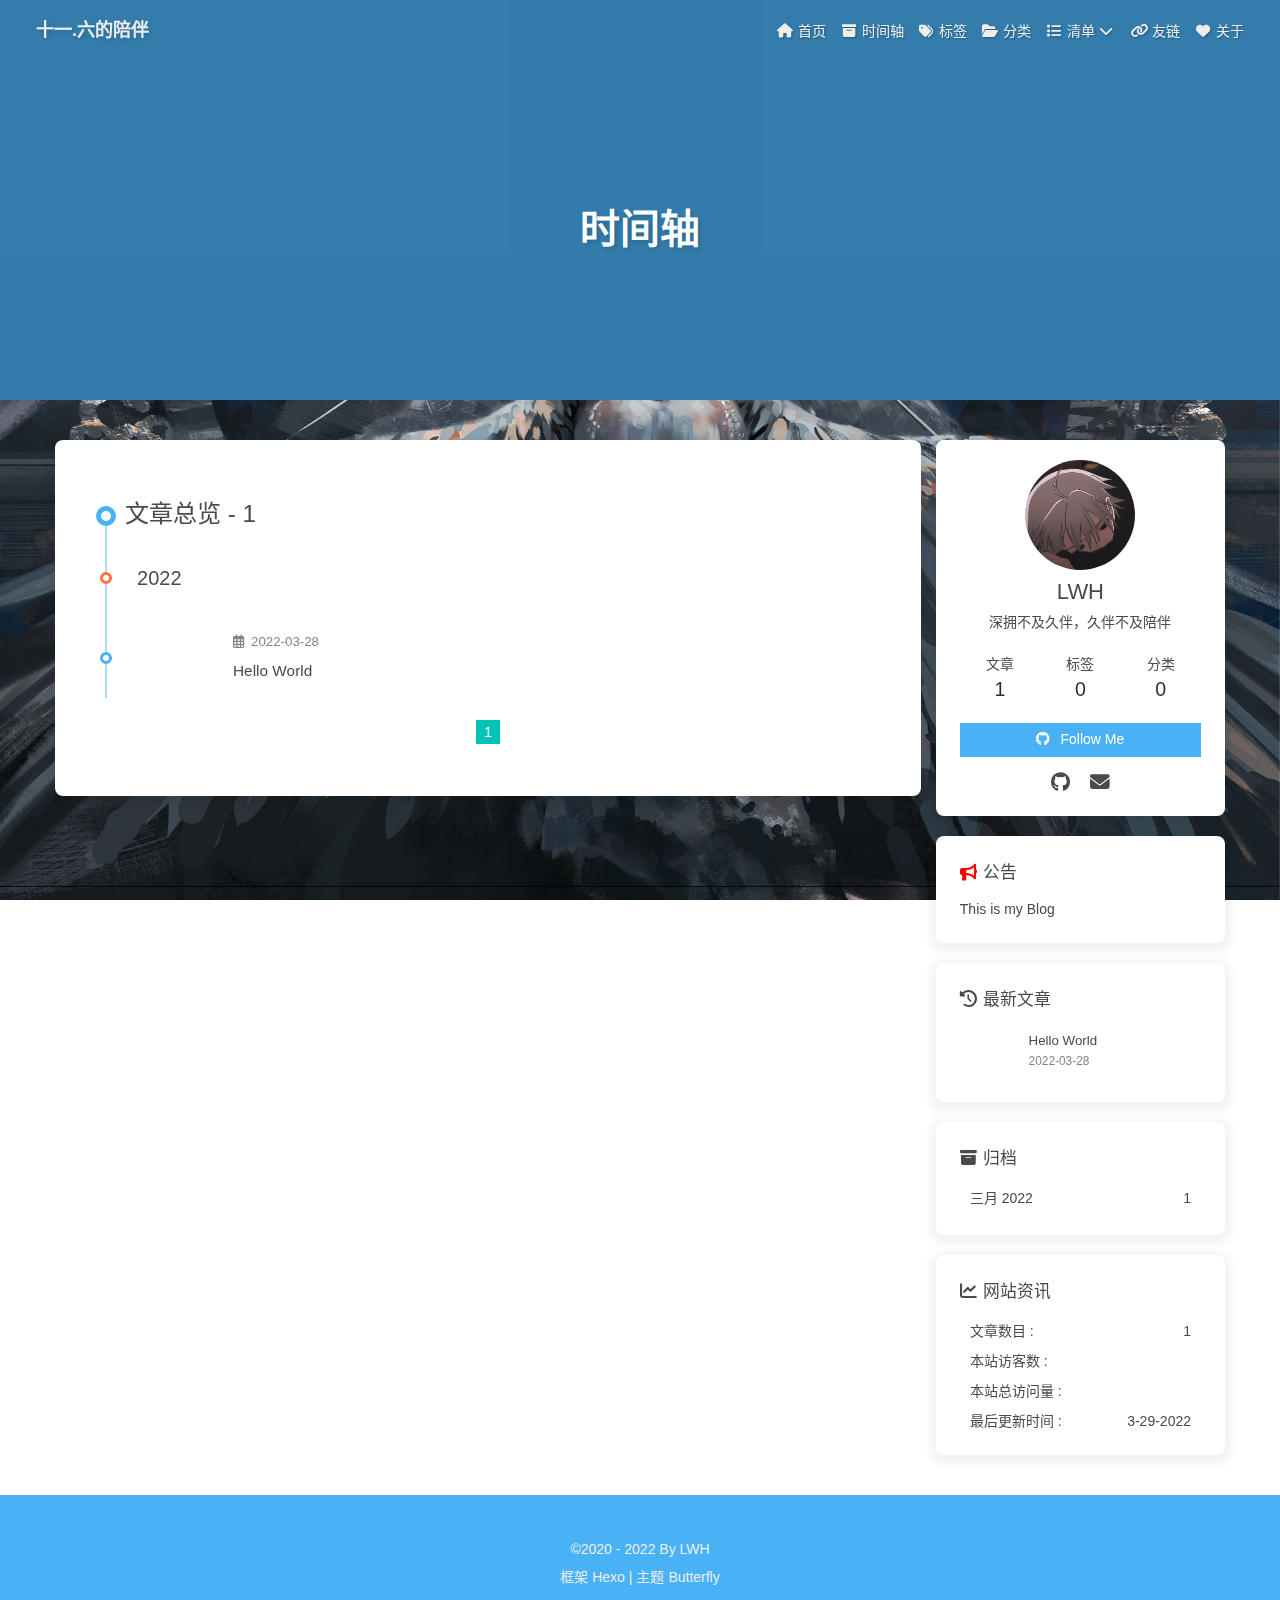
<file: archives/2022/03/index.html>
<!DOCTYPE html><html lang="zh-CN" data-theme="light"><head><meta charset="UTF-8"><meta http-equiv="X-UA-Compatible" content="IE=edge"><meta name="viewport" content="width=device-width, initial-scale=1.0, maximum-scale=1.0, user-scalable=no"><title>时间轴 | 十一.六的陪伴</title><meta name="keywords" content="博客"><meta name="author" content="LWH"><meta name="copyright" content="LWH"><meta name="format-detection" content="telephone=no"><meta name="theme-color" content="#ffffff"><meta name="description" content="深拥不及久伴，久伴不及陪伴">
<meta property="og:type" content="website">
<meta property="og:title" content="十一.六的陪伴">
<meta property="og:url" content="https://wh6287.github.io/archives/2022/03/index.html">
<meta property="og:site_name" content="十一.六的陪伴">
<meta property="og:description" content="深拥不及久伴，久伴不及陪伴">
<meta property="og:locale" content="zh_CN">
<meta property="og:image" content="https://wh6287.github.io/beijing/touxiang.jpg">
<meta property="article:author" content="LWH">
<meta property="article:tag" content="博客">
<meta name="twitter:card" content="summary">
<meta name="twitter:image" content="https://wh6287.github.io/beijing/touxiang.jpg"><link rel="shortcut icon" href="/img/favicon.png"><link rel="canonical" href="https://wh6287.github.io/archives/2022/03/"><link rel="preconnect" href="//cdn.jsdelivr.net"/><link rel="preconnect" href="//busuanzi.ibruce.info"/><link rel="stylesheet" href="/css/index.css"><link rel="stylesheet" href="https://cdn.jsdelivr.net/npm/@fortawesome/fontawesome-free@6/css/all.min.css" media="print" onload="this.media='all'"><link rel="stylesheet" href="https://cdn.jsdelivr.net/npm/@fancyapps/ui/dist/fancybox.css" media="print" onload="this.media='all'"><script>const GLOBAL_CONFIG = { 
  root: '/',
  algolia: undefined,
  localSearch: undefined,
  translate: undefined,
  noticeOutdate: undefined,
  highlight: {"plugin":"highlighjs","highlightCopy":true,"highlightLang":true,"highlightHeightLimit":false},
  copy: {
    success: '复制成功',
    error: '复制错误',
    noSupport: '浏览器不支持'
  },
  relativeDate: {
    homepage: false,
    post: false
  },
  runtime: '',
  date_suffix: {
    just: '刚刚',
    min: '分钟前',
    hour: '小时前',
    day: '天前',
    month: '个月前'
  },
  copyright: undefined,
  lightbox: 'fancybox',
  Snackbar: undefined,
  source: {
    justifiedGallery: {
      js: 'https://cdn.jsdelivr.net/npm/flickr-justified-gallery@2/dist/fjGallery.min.js',
      css: 'https://cdn.jsdelivr.net/npm/flickr-justified-gallery@2/dist/fjGallery.min.css'
    }
  },
  isPhotoFigcaption: false,
  islazyload: false,
  isAnchor: false
}</script><script id="config-diff">var GLOBAL_CONFIG_SITE = {
  title: '时间轴',
  isPost: false,
  isHome: false,
  isHighlightShrink: false,
  isToc: false,
  postUpdate: '2022-03-29 13:40:39'
}</script><noscript><style type="text/css">
  #nav {
    opacity: 1
  }
  .justified-gallery img {
    opacity: 1
  }

  #recent-posts time,
  #post-meta time {
    display: inline !important
  }
</style></noscript><script>(win=>{
    win.saveToLocal = {
      set: function setWithExpiry(key, value, ttl) {
        if (ttl === 0) return
        const now = new Date()
        const expiryDay = ttl * 86400000
        const item = {
          value: value,
          expiry: now.getTime() + expiryDay,
        }
        localStorage.setItem(key, JSON.stringify(item))
      },

      get: function getWithExpiry(key) {
        const itemStr = localStorage.getItem(key)

        if (!itemStr) {
          return undefined
        }
        const item = JSON.parse(itemStr)
        const now = new Date()

        if (now.getTime() > item.expiry) {
          localStorage.removeItem(key)
          return undefined
        }
        return item.value
      }
    }
  
    win.getScript = url => new Promise((resolve, reject) => {
      const script = document.createElement('script')
      script.src = url
      script.async = true
      script.onerror = reject
      script.onload = script.onreadystatechange = function() {
        const loadState = this.readyState
        if (loadState && loadState !== 'loaded' && loadState !== 'complete') return
        script.onload = script.onreadystatechange = null
        resolve()
      }
      document.head.appendChild(script)
    })
  
      win.activateDarkMode = function () {
        document.documentElement.setAttribute('data-theme', 'dark')
        if (document.querySelector('meta[name="theme-color"]') !== null) {
          document.querySelector('meta[name="theme-color"]').setAttribute('content', '#0d0d0d')
        }
      }
      win.activateLightMode = function () {
        document.documentElement.setAttribute('data-theme', 'light')
        if (document.querySelector('meta[name="theme-color"]') !== null) {
          document.querySelector('meta[name="theme-color"]').setAttribute('content', '#ffffff')
        }
      }
      const t = saveToLocal.get('theme')
    
          if (t === 'dark') activateDarkMode()
          else if (t === 'light') activateLightMode()
        
      const asideStatus = saveToLocal.get('aside-status')
      if (asideStatus !== undefined) {
        if (asideStatus === 'hide') {
          document.documentElement.classList.add('hide-aside')
        } else {
          document.documentElement.classList.remove('hide-aside')
        }
      }
    
    const detectApple = () => {
      if(/iPad|iPhone|iPod|Macintosh/.test(navigator.userAgent)){
        document.documentElement.classList.add('apple')
      }
    }
    detectApple()
    })(window)</script><meta name="generator" content="Hexo 6.1.0"></head><body><div id="web_bg"></div><div id="sidebar"><div id="menu-mask"></div><div id="sidebar-menus"><div class="avatar-img is-center"><img src="/beijing/touxiang.jpg" onerror="onerror=null;src='/img/friend_404.gif'" alt="avatar"/></div><div class="site-data is-center"><div class="data-item"><a href="/archives/"><div class="headline">文章</div><div class="length-num">1</div></a></div><div class="data-item"><a href="/tags/"><div class="headline">标签</div><div class="length-num">0</div></a></div><div class="data-item"><a href="/categories/"><div class="headline">分类</div><div class="length-num">0</div></a></div></div><hr/><div class="menus_items"><div class="menus_item"><a class="site-page" href="/"><i class="fa-fw fas fa-home"></i><span> 首页</span></a></div><div class="menus_item"><a class="site-page" href="/archives/"><i class="fa-fw fas fa-archive"></i><span> 时间轴</span></a></div><div class="menus_item"><a class="site-page" href="/tags/"><i class="fa-fw fas fa-tags"></i><span> 标签</span></a></div><div class="menus_item"><a class="site-page" href="/categories/"><i class="fa-fw fas fa-folder-open"></i><span> 分类</span></a></div><div class="menus_item"><a class="site-page group" href="javascript:void(0);"><i class="fa-fw fas fa-list"></i><span> 清单</span><i class="fas fa-chevron-down"></i></a><ul class="menus_item_child"><li><a class="site-page child" href="/music/"><i class="fa-fw fas fa-music"></i><span> 音乐</span></a></li><li><a class="site-page child" href="/movies/"><i class="fa-fw fas fa-video"></i><span> 电影</span></a></li></ul></div><div class="menus_item"><a class="site-page" href="/link/"><i class="fa-fw fas fa-link"></i><span> 友链</span></a></div><div class="menus_item"><a class="site-page" href="/about/"><i class="fa-fw fas fa-heart"></i><span> 关于</span></a></div></div></div></div><div class="page" id="body-wrap"><header class="not-home-page" id="page-header"><nav id="nav"><span id="blog_name"><a id="site-name" href="/">十一.六的陪伴</a></span><div id="menus"><div class="menus_items"><div class="menus_item"><a class="site-page" href="/"><i class="fa-fw fas fa-home"></i><span> 首页</span></a></div><div class="menus_item"><a class="site-page" href="/archives/"><i class="fa-fw fas fa-archive"></i><span> 时间轴</span></a></div><div class="menus_item"><a class="site-page" href="/tags/"><i class="fa-fw fas fa-tags"></i><span> 标签</span></a></div><div class="menus_item"><a class="site-page" href="/categories/"><i class="fa-fw fas fa-folder-open"></i><span> 分类</span></a></div><div class="menus_item"><a class="site-page group" href="javascript:void(0);"><i class="fa-fw fas fa-list"></i><span> 清单</span><i class="fas fa-chevron-down"></i></a><ul class="menus_item_child"><li><a class="site-page child" href="/music/"><i class="fa-fw fas fa-music"></i><span> 音乐</span></a></li><li><a class="site-page child" href="/movies/"><i class="fa-fw fas fa-video"></i><span> 电影</span></a></li></ul></div><div class="menus_item"><a class="site-page" href="/link/"><i class="fa-fw fas fa-link"></i><span> 友链</span></a></div><div class="menus_item"><a class="site-page" href="/about/"><i class="fa-fw fas fa-heart"></i><span> 关于</span></a></div></div><div id="toggle-menu"><a class="site-page"><i class="fas fa-bars fa-fw"></i></a></div></div></nav><div id="page-site-info"><h1 id="site-title">时间轴</h1></div></header><main class="layout" id="content-inner"><div id="archive"><div class="article-sort-title">文章总览 - 1</div><div class="article-sort"><div class="article-sort-item year">2022</div><div class="article-sort-item"><a class="article-sort-item-img" href="/2022/03/28/hello-world/" title="Hello World"><img src="[data-uri]" alt="Hello World" onerror="this.onerror=null;this.src='/img/404.jpg'"></a><div class="article-sort-item-info"><div class="article-sort-item-time"><i class="far fa-calendar-alt"></i><time class="post-meta-date-created" datetime="2022-03-28T08:00:32.813Z" title="发表于 2022-03-28 16:00:32">2022-03-28</time></div><a class="article-sort-item-title" href="/2022/03/28/hello-world/" title="Hello World">Hello World</a></div></div></div><nav id="pagination"><div class="pagination"><span class="page-number current">1</span></div></nav></div><div class="aside-content" id="aside-content"><div class="card-widget card-info"><div class="is-center"><div class="avatar-img"><img src="/beijing/touxiang.jpg" onerror="this.onerror=null;this.src='/img/friend_404.gif'" alt="avatar"/></div><div class="author-info__name">LWH</div><div class="author-info__description">深拥不及久伴，久伴不及陪伴</div></div><div class="card-info-data is-center"><div class="card-info-data-item"><a href="/archives/"><div class="headline">文章</div><div class="length-num">1</div></a></div><div class="card-info-data-item"><a href="/tags/"><div class="headline">标签</div><div class="length-num">0</div></a></div><div class="card-info-data-item"><a href="/categories/"><div class="headline">分类</div><div class="length-num">0</div></a></div></div><a id="card-info-btn" target="_blank" rel="noopener" href="https://github.com/xxxxxx"><i class="fab fa-github"></i><span>Follow Me</span></a><div class="card-info-social-icons is-center"><a class="social-icon" href="https://github.com/wh6287" target="_blank" title="Github"><i class="fab fa-github"></i></a><a class="social-icon" href="mailto:3305296287@qq.com" target="_blank" title="Email"><i class="fas fa-envelope"></i></a></div></div><div class="card-widget card-announcement"><div class="item-headline"><i class="fas fa-bullhorn fa-shake"></i><span>公告</span></div><div class="announcement_content">This is my Blog</div></div><div class="sticky_layout"><div class="card-widget card-recent-post"><div class="item-headline"><i class="fas fa-history"></i><span>最新文章</span></div><div class="aside-list"><div class="aside-list-item"><a class="thumbnail" href="/2022/03/28/hello-world/" title="Hello World"><img src="[data-uri]" onerror="this.onerror=null;this.src='/img/404.jpg'" alt="Hello World"/></a><div class="content"><a class="title" href="/2022/03/28/hello-world/" title="Hello World">Hello World</a><time datetime="2022-03-28T08:00:32.813Z" title="发表于 2022-03-28 16:00:32">2022-03-28</time></div></div></div></div><div class="card-widget card-archives"><div class="item-headline"><i class="fas fa-archive"></i><span>归档</span></div><ul class="card-archive-list"><li class="card-archive-list-item"><a class="card-archive-list-link" href="/archives/2022/03/"><span class="card-archive-list-date">三月 2022</span><span class="card-archive-list-count">1</span></a></li></ul></div><div class="card-widget card-webinfo"><div class="item-headline"><i class="fas fa-chart-line"></i><span>网站资讯</span></div><div class="webinfo"><div class="webinfo-item"><div class="item-name">文章数目 :</div><div class="item-count">1</div></div><div class="webinfo-item"><div class="item-name">本站访客数 :</div><div class="item-count" id="busuanzi_value_site_uv"></div></div><div class="webinfo-item"><div class="item-name">本站总访问量 :</div><div class="item-count" id="busuanzi_value_site_pv"></div></div><div class="webinfo-item"><div class="item-name">最后更新时间 :</div><div class="item-count" id="last-push-date" data-lastPushDate="2022-03-29T05:40:39.574Z"></div></div></div></div></div></div></main><footer id="footer"><div id="footer-wrap"><div class="copyright">&copy;2020 - 2022 By LWH</div><div class="framework-info"><span>框架 </span><a target="_blank" rel="noopener" href="https://hexo.io">Hexo</a><span class="footer-separator">|</span><span>主题 </span><a target="_blank" rel="noopener" href="https://github.com/jerryc127/hexo-theme-butterfly">Butterfly</a></div></div></footer></div><div id="rightside"><div id="rightside-config-hide"><button id="darkmode" type="button" title="浅色和深色模式转换"><i class="fas fa-adjust"></i></button><button id="hide-aside-btn" type="button" title="单栏和双栏切换"><i class="fas fa-arrows-alt-h"></i></button></div><div id="rightside-config-show"><button id="rightside_config" type="button" title="设置"><i class="fas fa-cog fa-spin"></i></button><button id="go-up" type="button" title="回到顶部"><i class="fas fa-arrow-up"></i></button></div></div><div><script src="/js/utils.js"></script><script src="/js/main.js"></script><script src="https://cdn.jsdelivr.net/npm/@fancyapps/ui/dist/fancybox.umd.js"></script><div class="js-pjax"></div><script async data-pjax src="//busuanzi.ibruce.info/busuanzi/2.3/busuanzi.pure.mini.js"></script></div></body></html>
</file>
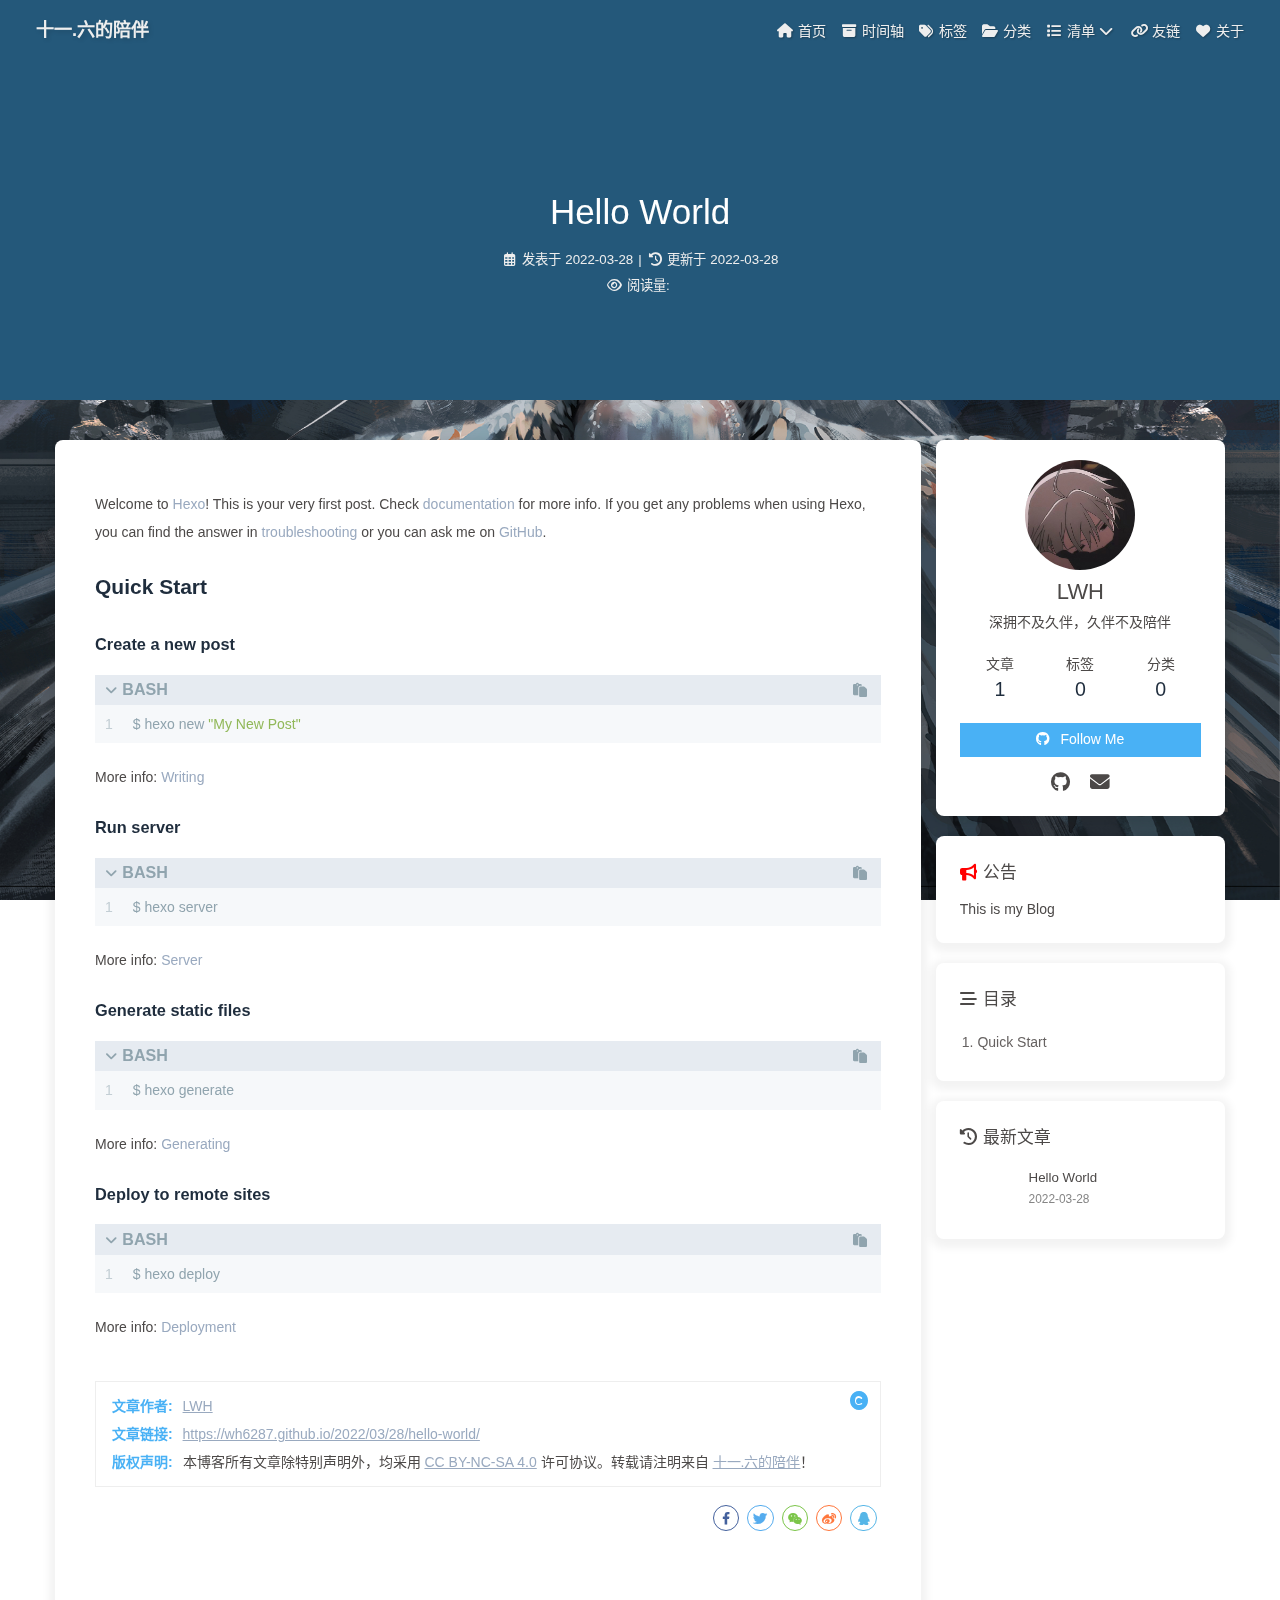
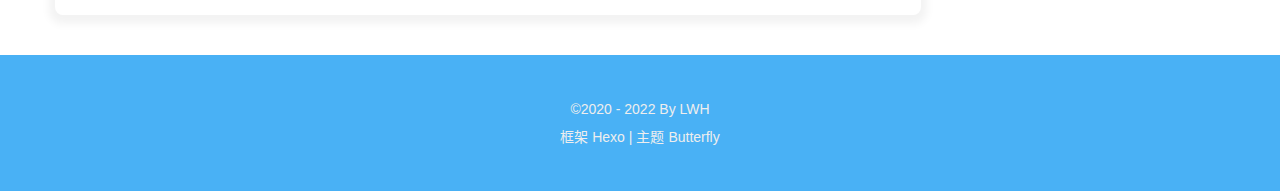
<file: 2022/03/28/hello-world/index.html>
<!DOCTYPE html><html lang="zh-CN" data-theme="light"><head><meta charset="UTF-8"><meta http-equiv="X-UA-Compatible" content="IE=edge"><meta name="viewport" content="width=device-width, initial-scale=1.0, maximum-scale=1.0, user-scalable=no"><title>Hello World | 十一.六的陪伴</title><meta name="keywords" content="博客"><meta name="author" content="LWH"><meta name="copyright" content="LWH"><meta name="format-detection" content="telephone=no"><meta name="theme-color" content="#ffffff"><meta name="description" content="Welcome to Hexo! This is your very first post. Check documentation for more info. If you get any problems when using Hexo, you can find the answer in troubleshooting or you can ask me on GitHub. Quick">
<meta property="og:type" content="article">
<meta property="og:title" content="Hello World">
<meta property="og:url" content="https://wh6287.github.io/2022/03/28/hello-world/index.html">
<meta property="og:site_name" content="十一.六的陪伴">
<meta property="og:description" content="Welcome to Hexo! This is your very first post. Check documentation for more info. If you get any problems when using Hexo, you can find the answer in troubleshooting or you can ask me on GitHub. Quick">
<meta property="og:locale" content="zh_CN">
<meta property="og:image" content="[data-uri]">
<meta property="article:published_time" content="2022-03-28T08:00:32.813Z">
<meta property="article:modified_time" content="2022-03-28T08:00:32.813Z">
<meta property="article:author" content="LWH">
<meta property="article:tag" content="博客">
<meta name="twitter:card" content="summary">
<meta name="twitter:image" content="[data-uri]"><link rel="shortcut icon" href="/img/favicon.png"><link rel="canonical" href="https://wh6287.github.io/2022/03/28/hello-world/"><link rel="preconnect" href="//cdn.jsdelivr.net"/><link rel="preconnect" href="//busuanzi.ibruce.info"/><link rel="stylesheet" href="/css/index.css"><link rel="stylesheet" href="https://cdn.jsdelivr.net/npm/@fortawesome/fontawesome-free@6/css/all.min.css" media="print" onload="this.media='all'"><link rel="stylesheet" href="https://cdn.jsdelivr.net/npm/@fancyapps/ui/dist/fancybox.css" media="print" onload="this.media='all'"><script>const GLOBAL_CONFIG = { 
  root: '/',
  algolia: undefined,
  localSearch: undefined,
  translate: undefined,
  noticeOutdate: undefined,
  highlight: {"plugin":"highlighjs","highlightCopy":true,"highlightLang":true,"highlightHeightLimit":false},
  copy: {
    success: '复制成功',
    error: '复制错误',
    noSupport: '浏览器不支持'
  },
  relativeDate: {
    homepage: false,
    post: false
  },
  runtime: '',
  date_suffix: {
    just: '刚刚',
    min: '分钟前',
    hour: '小时前',
    day: '天前',
    month: '个月前'
  },
  copyright: undefined,
  lightbox: 'fancybox',
  Snackbar: undefined,
  source: {
    justifiedGallery: {
      js: 'https://cdn.jsdelivr.net/npm/flickr-justified-gallery@2/dist/fjGallery.min.js',
      css: 'https://cdn.jsdelivr.net/npm/flickr-justified-gallery@2/dist/fjGallery.min.css'
    }
  },
  isPhotoFigcaption: false,
  islazyload: false,
  isAnchor: false
}</script><script id="config-diff">var GLOBAL_CONFIG_SITE = {
  title: 'Hello World',
  isPost: true,
  isHome: false,
  isHighlightShrink: false,
  isToc: true,
  postUpdate: '2022-03-28 16:00:32'
}</script><noscript><style type="text/css">
  #nav {
    opacity: 1
  }
  .justified-gallery img {
    opacity: 1
  }

  #recent-posts time,
  #post-meta time {
    display: inline !important
  }
</style></noscript><script>(win=>{
    win.saveToLocal = {
      set: function setWithExpiry(key, value, ttl) {
        if (ttl === 0) return
        const now = new Date()
        const expiryDay = ttl * 86400000
        const item = {
          value: value,
          expiry: now.getTime() + expiryDay,
        }
        localStorage.setItem(key, JSON.stringify(item))
      },

      get: function getWithExpiry(key) {
        const itemStr = localStorage.getItem(key)

        if (!itemStr) {
          return undefined
        }
        const item = JSON.parse(itemStr)
        const now = new Date()

        if (now.getTime() > item.expiry) {
          localStorage.removeItem(key)
          return undefined
        }
        return item.value
      }
    }
  
    win.getScript = url => new Promise((resolve, reject) => {
      const script = document.createElement('script')
      script.src = url
      script.async = true
      script.onerror = reject
      script.onload = script.onreadystatechange = function() {
        const loadState = this.readyState
        if (loadState && loadState !== 'loaded' && loadState !== 'complete') return
        script.onload = script.onreadystatechange = null
        resolve()
      }
      document.head.appendChild(script)
    })
  
      win.activateDarkMode = function () {
        document.documentElement.setAttribute('data-theme', 'dark')
        if (document.querySelector('meta[name="theme-color"]') !== null) {
          document.querySelector('meta[name="theme-color"]').setAttribute('content', '#0d0d0d')
        }
      }
      win.activateLightMode = function () {
        document.documentElement.setAttribute('data-theme', 'light')
        if (document.querySelector('meta[name="theme-color"]') !== null) {
          document.querySelector('meta[name="theme-color"]').setAttribute('content', '#ffffff')
        }
      }
      const t = saveToLocal.get('theme')
    
          if (t === 'dark') activateDarkMode()
          else if (t === 'light') activateLightMode()
        
      const asideStatus = saveToLocal.get('aside-status')
      if (asideStatus !== undefined) {
        if (asideStatus === 'hide') {
          document.documentElement.classList.add('hide-aside')
        } else {
          document.documentElement.classList.remove('hide-aside')
        }
      }
    
    const detectApple = () => {
      if(/iPad|iPhone|iPod|Macintosh/.test(navigator.userAgent)){
        document.documentElement.classList.add('apple')
      }
    }
    detectApple()
    })(window)</script><meta name="generator" content="Hexo 6.1.0"></head><body><div id="web_bg"></div><div id="sidebar"><div id="menu-mask"></div><div id="sidebar-menus"><div class="avatar-img is-center"><img src="/beijing/touxiang.jpg" onerror="onerror=null;src='/img/friend_404.gif'" alt="avatar"/></div><div class="site-data is-center"><div class="data-item"><a href="/archives/"><div class="headline">文章</div><div class="length-num">1</div></a></div><div class="data-item"><a href="/tags/"><div class="headline">标签</div><div class="length-num">0</div></a></div><div class="data-item"><a href="/categories/"><div class="headline">分类</div><div class="length-num">0</div></a></div></div><hr/><div class="menus_items"><div class="menus_item"><a class="site-page" href="/"><i class="fa-fw fas fa-home"></i><span> 首页</span></a></div><div class="menus_item"><a class="site-page" href="/archives/"><i class="fa-fw fas fa-archive"></i><span> 时间轴</span></a></div><div class="menus_item"><a class="site-page" href="/tags/"><i class="fa-fw fas fa-tags"></i><span> 标签</span></a></div><div class="menus_item"><a class="site-page" href="/categories/"><i class="fa-fw fas fa-folder-open"></i><span> 分类</span></a></div><div class="menus_item"><a class="site-page group" href="javascript:void(0);"><i class="fa-fw fas fa-list"></i><span> 清单</span><i class="fas fa-chevron-down"></i></a><ul class="menus_item_child"><li><a class="site-page child" href="/music/"><i class="fa-fw fas fa-music"></i><span> 音乐</span></a></li><li><a class="site-page child" href="/movies/"><i class="fa-fw fas fa-video"></i><span> 电影</span></a></li></ul></div><div class="menus_item"><a class="site-page" href="/link/"><i class="fa-fw fas fa-link"></i><span> 友链</span></a></div><div class="menus_item"><a class="site-page" href="/about/"><i class="fa-fw fas fa-heart"></i><span> 关于</span></a></div></div></div></div><div class="post" id="body-wrap"><header class="post-bg" id="page-header" style="background-image: url('[data-uri]')"><nav id="nav"><span id="blog_name"><a id="site-name" href="/">十一.六的陪伴</a></span><div id="menus"><div class="menus_items"><div class="menus_item"><a class="site-page" href="/"><i class="fa-fw fas fa-home"></i><span> 首页</span></a></div><div class="menus_item"><a class="site-page" href="/archives/"><i class="fa-fw fas fa-archive"></i><span> 时间轴</span></a></div><div class="menus_item"><a class="site-page" href="/tags/"><i class="fa-fw fas fa-tags"></i><span> 标签</span></a></div><div class="menus_item"><a class="site-page" href="/categories/"><i class="fa-fw fas fa-folder-open"></i><span> 分类</span></a></div><div class="menus_item"><a class="site-page group" href="javascript:void(0);"><i class="fa-fw fas fa-list"></i><span> 清单</span><i class="fas fa-chevron-down"></i></a><ul class="menus_item_child"><li><a class="site-page child" href="/music/"><i class="fa-fw fas fa-music"></i><span> 音乐</span></a></li><li><a class="site-page child" href="/movies/"><i class="fa-fw fas fa-video"></i><span> 电影</span></a></li></ul></div><div class="menus_item"><a class="site-page" href="/link/"><i class="fa-fw fas fa-link"></i><span> 友链</span></a></div><div class="menus_item"><a class="site-page" href="/about/"><i class="fa-fw fas fa-heart"></i><span> 关于</span></a></div></div><div id="toggle-menu"><a class="site-page"><i class="fas fa-bars fa-fw"></i></a></div></div></nav><div id="post-info"><h1 class="post-title">Hello World</h1><div id="post-meta"><div class="meta-firstline"><span class="post-meta-date"><i class="far fa-calendar-alt fa-fw post-meta-icon"></i><span class="post-meta-label">发表于</span><time class="post-meta-date-created" datetime="2022-03-28T08:00:32.813Z" title="发表于 2022-03-28 16:00:32">2022-03-28</time><span class="post-meta-separator">|</span><i class="fas fa-history fa-fw post-meta-icon"></i><span class="post-meta-label">更新于</span><time class="post-meta-date-updated" datetime="2022-03-28T08:00:32.813Z" title="更新于 2022-03-28 16:00:32">2022-03-28</time></span></div><div class="meta-secondline"><span class="post-meta-separator">|</span><span class="post-meta-pv-cv" id="" data-flag-title="Hello World"><i class="far fa-eye fa-fw post-meta-icon"></i><span class="post-meta-label">阅读量:</span><span id="busuanzi_value_page_pv"></span></span></div></div></div></header><main class="layout" id="content-inner"><div id="post"><article class="post-content" id="article-container"><p>Welcome to <a target="_blank" rel="noopener" href="https://hexo.io/">Hexo</a>! This is your very first post. Check <a target="_blank" rel="noopener" href="https://hexo.io/docs/">documentation</a> for more info. If you get any problems when using Hexo, you can find the answer in <a target="_blank" rel="noopener" href="https://hexo.io/docs/troubleshooting.html">troubleshooting</a> or you can ask me on <a target="_blank" rel="noopener" href="https://github.com/hexojs/hexo/issues">GitHub</a>.</p>
<h2 id="Quick-Start"><a href="#Quick-Start" class="headerlink" title="Quick Start"></a>Quick Start</h2><h3 id="Create-a-new-post"><a href="#Create-a-new-post" class="headerlink" title="Create a new post"></a>Create a new post</h3><figure class="highlight bash"><table><tr><td class="gutter"><pre><span class="line">1</span><br></pre></td><td class="code"><pre><span class="line">$ hexo new <span class="string">&quot;My New Post&quot;</span></span><br></pre></td></tr></table></figure>

<p>More info: <a target="_blank" rel="noopener" href="https://hexo.io/docs/writing.html">Writing</a></p>
<h3 id="Run-server"><a href="#Run-server" class="headerlink" title="Run server"></a>Run server</h3><figure class="highlight bash"><table><tr><td class="gutter"><pre><span class="line">1</span><br></pre></td><td class="code"><pre><span class="line">$ hexo server</span><br></pre></td></tr></table></figure>

<p>More info: <a target="_blank" rel="noopener" href="https://hexo.io/docs/server.html">Server</a></p>
<h3 id="Generate-static-files"><a href="#Generate-static-files" class="headerlink" title="Generate static files"></a>Generate static files</h3><figure class="highlight bash"><table><tr><td class="gutter"><pre><span class="line">1</span><br></pre></td><td class="code"><pre><span class="line">$ hexo generate</span><br></pre></td></tr></table></figure>

<p>More info: <a target="_blank" rel="noopener" href="https://hexo.io/docs/generating.html">Generating</a></p>
<h3 id="Deploy-to-remote-sites"><a href="#Deploy-to-remote-sites" class="headerlink" title="Deploy to remote sites"></a>Deploy to remote sites</h3><figure class="highlight bash"><table><tr><td class="gutter"><pre><span class="line">1</span><br></pre></td><td class="code"><pre><span class="line">$ hexo deploy</span><br></pre></td></tr></table></figure>

<p>More info: <a target="_blank" rel="noopener" href="https://hexo.io/docs/one-command-deployment.html">Deployment</a></p>
</article><div class="post-copyright"><div class="post-copyright__author"><span class="post-copyright-meta">文章作者: </span><span class="post-copyright-info"><a href="mailto:undefined">LWH</a></span></div><div class="post-copyright__type"><span class="post-copyright-meta">文章链接: </span><span class="post-copyright-info"><a href="https://wh6287.github.io/2022/03/28/hello-world/">https://wh6287.github.io/2022/03/28/hello-world/</a></span></div><div class="post-copyright__notice"><span class="post-copyright-meta">版权声明: </span><span class="post-copyright-info">本博客所有文章除特别声明外，均采用 <a href="https://creativecommons.org/licenses/by-nc-sa/4.0/" target="_blank">CC BY-NC-SA 4.0</a> 许可协议。转载请注明来自 <a href="https://wh6287.github.io" target="_blank">十一.六的陪伴</a>！</span></div></div><div class="tag_share"><div class="post-meta__tag-list"></div><div class="post_share"><div class="social-share" data-image="[data-uri]" data-sites="facebook,twitter,wechat,weibo,qq"></div><link rel="stylesheet" href="https://cdn.jsdelivr.net/npm/social-share.js/dist/css/share.min.css" media="print" onload="this.media='all'"><script src="https://cdn.jsdelivr.net/npm/social-share.js/dist/js/social-share.min.js" defer></script></div></div><nav class="pagination-post" id="pagination"></nav></div><div class="aside-content" id="aside-content"><div class="card-widget card-info"><div class="is-center"><div class="avatar-img"><img src="/beijing/touxiang.jpg" onerror="this.onerror=null;this.src='/img/friend_404.gif'" alt="avatar"/></div><div class="author-info__name">LWH</div><div class="author-info__description">深拥不及久伴，久伴不及陪伴</div></div><div class="card-info-data is-center"><div class="card-info-data-item"><a href="/archives/"><div class="headline">文章</div><div class="length-num">1</div></a></div><div class="card-info-data-item"><a href="/tags/"><div class="headline">标签</div><div class="length-num">0</div></a></div><div class="card-info-data-item"><a href="/categories/"><div class="headline">分类</div><div class="length-num">0</div></a></div></div><a id="card-info-btn" target="_blank" rel="noopener" href="https://github.com/xxxxxx"><i class="fab fa-github"></i><span>Follow Me</span></a><div class="card-info-social-icons is-center"><a class="social-icon" href="https://github.com/wh6287" target="_blank" title="Github"><i class="fab fa-github"></i></a><a class="social-icon" href="mailto:3305296287@qq.com" target="_blank" title="Email"><i class="fas fa-envelope"></i></a></div></div><div class="card-widget card-announcement"><div class="item-headline"><i class="fas fa-bullhorn fa-shake"></i><span>公告</span></div><div class="announcement_content">This is my Blog</div></div><div class="sticky_layout"><div class="card-widget" id="card-toc"><div class="item-headline"><i class="fas fa-stream"></i><span>目录</span><span class="toc-percentage"></span></div><div class="toc-content"><ol class="toc"><li class="toc-item toc-level-2"><a class="toc-link" href="#Quick-Start"><span class="toc-number">1.</span> <span class="toc-text">Quick Start</span></a><ol class="toc-child"><li class="toc-item toc-level-3"><a class="toc-link" href="#Create-a-new-post"><span class="toc-number">1.1.</span> <span class="toc-text">Create a new post</span></a></li><li class="toc-item toc-level-3"><a class="toc-link" href="#Run-server"><span class="toc-number">1.2.</span> <span class="toc-text">Run server</span></a></li><li class="toc-item toc-level-3"><a class="toc-link" href="#Generate-static-files"><span class="toc-number">1.3.</span> <span class="toc-text">Generate static files</span></a></li><li class="toc-item toc-level-3"><a class="toc-link" href="#Deploy-to-remote-sites"><span class="toc-number">1.4.</span> <span class="toc-text">Deploy to remote sites</span></a></li></ol></li></ol></div></div><div class="card-widget card-recent-post"><div class="item-headline"><i class="fas fa-history"></i><span>最新文章</span></div><div class="aside-list"><div class="aside-list-item"><a class="thumbnail" href="/2022/03/28/hello-world/" title="Hello World"><img src="[data-uri]" onerror="this.onerror=null;this.src='/img/404.jpg'" alt="Hello World"/></a><div class="content"><a class="title" href="/2022/03/28/hello-world/" title="Hello World">Hello World</a><time datetime="2022-03-28T08:00:32.813Z" title="发表于 2022-03-28 16:00:32">2022-03-28</time></div></div></div></div></div></div></main><footer id="footer"><div id="footer-wrap"><div class="copyright">&copy;2020 - 2022 By LWH</div><div class="framework-info"><span>框架 </span><a target="_blank" rel="noopener" href="https://hexo.io">Hexo</a><span class="footer-separator">|</span><span>主题 </span><a target="_blank" rel="noopener" href="https://github.com/jerryc127/hexo-theme-butterfly">Butterfly</a></div></div></footer></div><div id="rightside"><div id="rightside-config-hide"><button id="readmode" type="button" title="阅读模式"><i class="fas fa-book-open"></i></button><button id="darkmode" type="button" title="浅色和深色模式转换"><i class="fas fa-adjust"></i></button><button id="hide-aside-btn" type="button" title="单栏和双栏切换"><i class="fas fa-arrows-alt-h"></i></button></div><div id="rightside-config-show"><button id="rightside_config" type="button" title="设置"><i class="fas fa-cog fa-spin"></i></button><button class="close" id="mobile-toc-button" type="button" title="目录"><i class="fas fa-list-ul"></i></button><button id="go-up" type="button" title="回到顶部"><i class="fas fa-arrow-up"></i></button></div></div><div><script src="/js/utils.js"></script><script src="/js/main.js"></script><script src="https://cdn.jsdelivr.net/npm/@fancyapps/ui/dist/fancybox.umd.js"></script><div class="js-pjax"></div><script async data-pjax src="//busuanzi.ibruce.info/busuanzi/2.3/busuanzi.pure.mini.js"></script></div></body></html>
</file>
